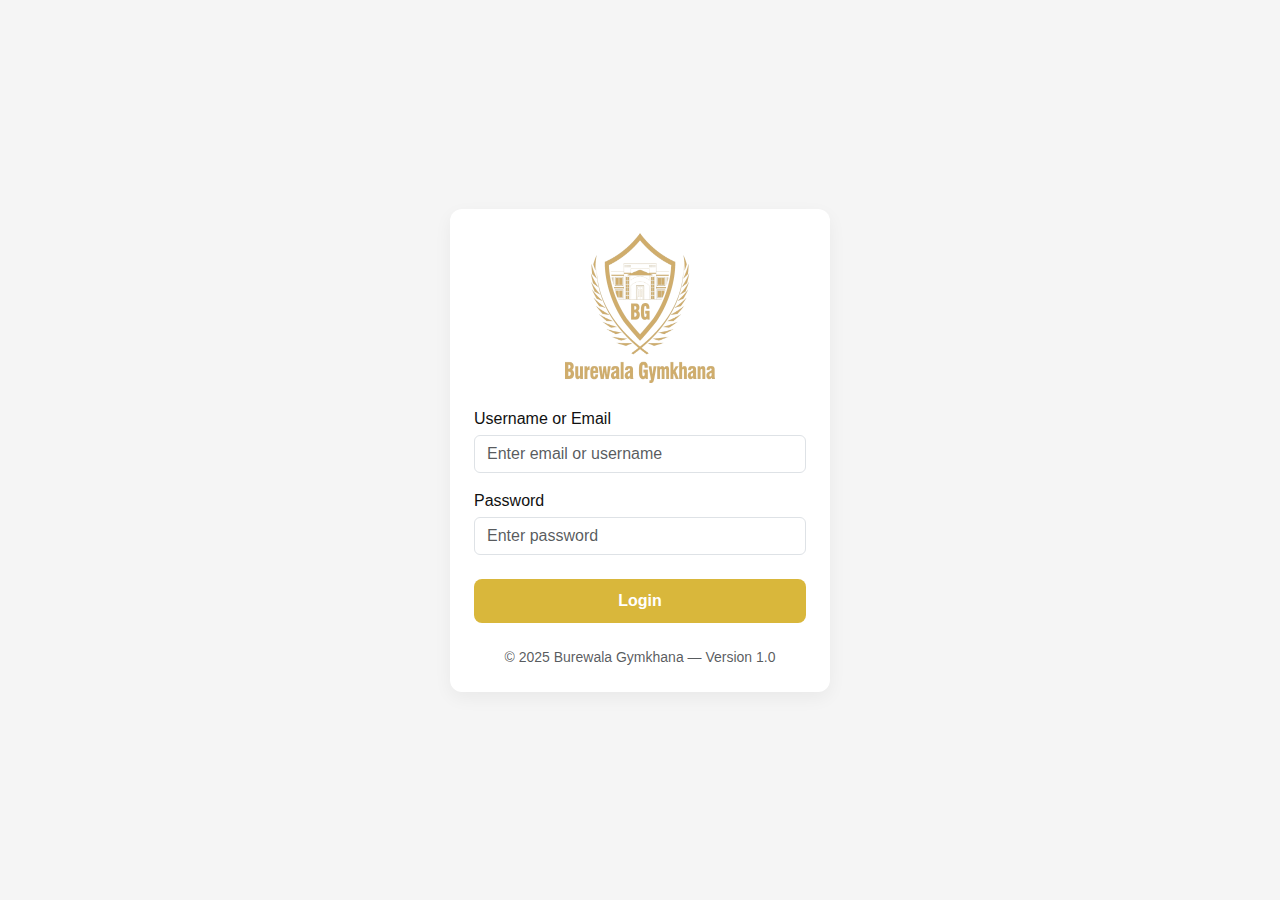
<file: Burewala_GYMKHANA_Management_system/index.html>
<!doctype html>
<html lang="en">

<head>
  <meta charset="utf-8">
  <meta name="viewport" content="width=device-width,initial-scale=1">
  <title>BGMS — Login</title>

  <!-- Bootstrap -->
  <link href="https://cdn.jsdelivr.net/npm/bootstrap@5.3.2/dist/css/bootstrap.min.css" rel="stylesheet">

  <!-- Custom CSS -->
  <link href="assets/css/styles.css" rel="stylesheet">
  <link href="assets/css/responsive.css" rel="stylesheet">
</head>

<body class="login-body">

  <div class="login-wrapper d-flex align-items-center justify-content-center">

    <div class="login-card p-4">

      <!-- Logo + Title -->
      <div class="mb-4">
        <div class="logo-box mb-2"><img src="assets/images/logo.png" alt=""></div>


      </div>

      <!-- Error alert -->
      <div id="loginError" class="alert alert-danger py-2 d-none">
        Incorrect username or password.
      </div>

      <!-- Form -->
      <form id="loginForm">
        <label class="form-label mb-1">Username or Email</label>
        <input type="text" id="username" class="form-control mb-3" placeholder="Enter email or username">

        <label class="form-label mb-1">Password</label>
        <input type="password" id="password" class="form-control mb-3" placeholder="Enter password">

        <button type="submit" id="loginBtn" class="btn btn-gold w-100 mt-2">
          Login
        </button>
      </form>

      <!-- Footer -->
      <p class="text-center text-muted small mt-4 mb-0">
        © 2025 Burewala Gymkhana — Version 1.0
      </p>
    </div>

  </div>

  <!-- JS -->
  <script src="assets/js/app.js"></script>

</body>

</html>
</file>
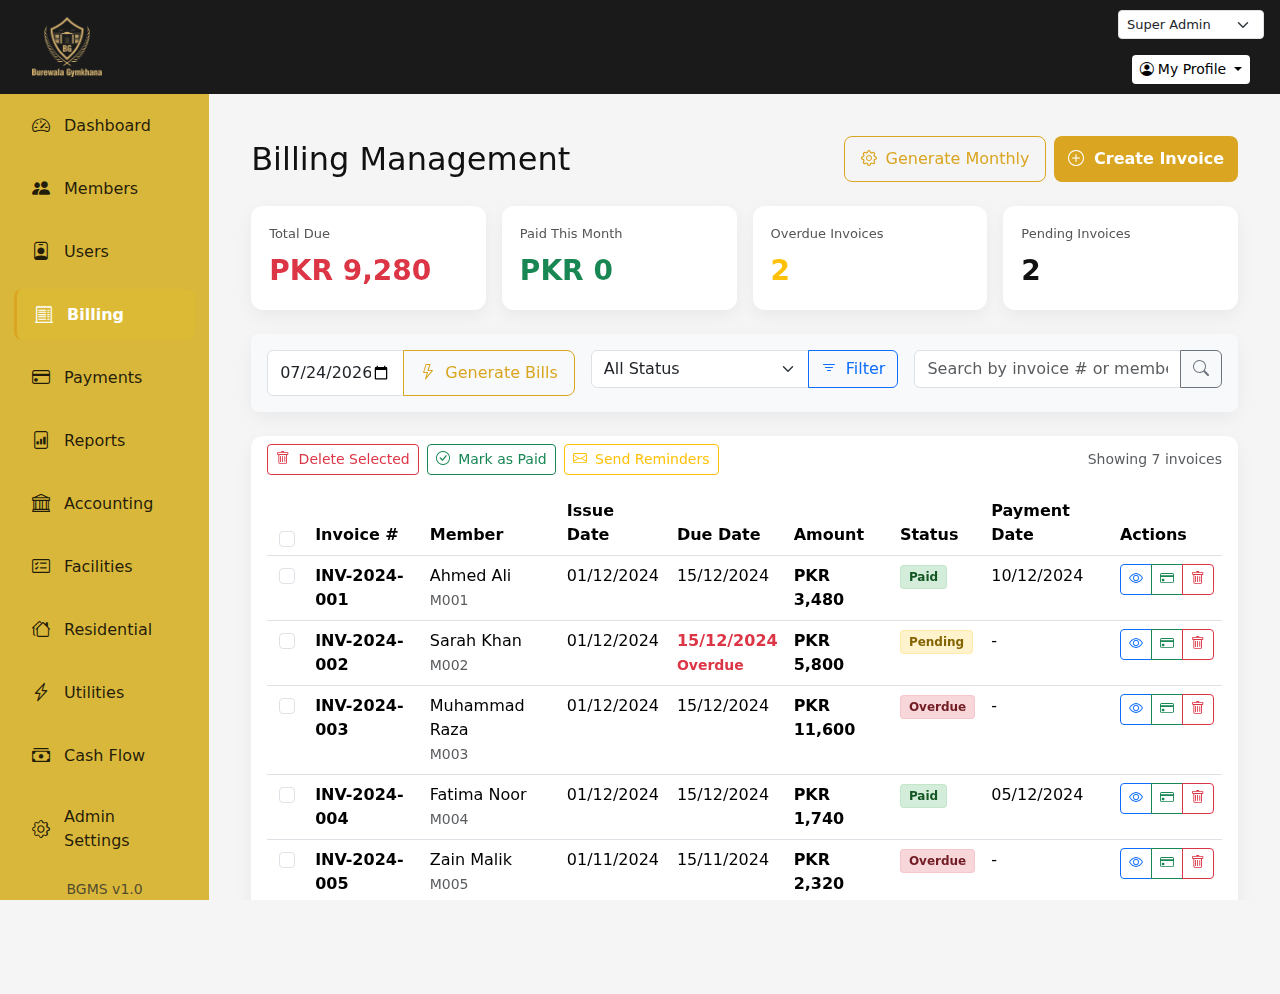
<file: Burewala_GYMKHANA_Management_system/billing.html>
<!doctype html>
<html lang="en">

<head>
    <meta charset="utf-8" />
    <meta name="viewport" content="width=device-width,initial-scale=1" />
    <title>BGMS — Billing Management</title>

    <!-- Bootstrap 5 CSS -->
    <link href="https://cdn.jsdelivr.net/npm/bootstrap@5.3.2/dist/css/bootstrap.min.css" rel="stylesheet">

    <!-- Bootstrap Icons -->
    <link href="https://cdn.jsdelivr.net/npm/bootstrap-icons@1.11.3/font/bootstrap-icons.css" rel="stylesheet">

    <!-- Custom CSS -->
    <link href="assets/css/styles.css" rel="stylesheet">
    <link href="assets/css/responsive.css" rel="stylesheet">

    <!-- Invoice Printing CSS -->
    <style>
        @media print {
            body * {
                visibility: hidden;
            }

            #invoicePrint,
            #invoicePrint * {
                visibility: visible;
            }

            #invoicePrint {
                position: absolute;
                left: 0;
                top: 0;
                width: 100%;
                padding: 20px;
                background: white;
            }

            .no-print {
                display: none !important;
            }

            .print-only {
                display: block !important;
            }
        }

        .print-only {
            display: none;
        }
    </style>
</head>

<body>

    <!-- TOPBAR -->
     <!-- TOPBAR -->
  <header class="topbar d-flex align-items-center justify-content-between px-3">
    <div class="topbar-header px-3 py-1 d-flex align-items-center gap-2">
      <div class="admin-logo-box">
        <img src="assets/images/logo.png" alt="">
      </div>
    </div>

    <!-- RIGHT ACTIONS -->
    <div style="flex-direction: column;" class="d-flex  align-items-center gap-3">
      <div class="role-switcher">
        <select id="roleSelect" class="form-select form-select-sm">
          <option value="superadmin">Super Admin</option>
          <option value="finance">Finance Officer</option>
          <option value="membership">Membership Officer</option>
        </select>
      </div>

      <div class="profile-dropdown dropdown">
        <button class="btn btn-sm btn-light dropdown-toggle" data-bs-toggle="dropdown">
          <i class="bi bi-person-circle me-1"></i>My Profile
        </button>
        <ul class="dropdown-menu dropdown-menu-end">
          <li><a class="dropdown-item" href="#">My Profile</a></li>
          <li><a class="dropdown-item" href="#">Change Password</a></li>
          <li>
            <hr class="dropdown-divider">
          </li>
          <li><a class="dropdown-item" href="#">Logout</a></li>
        </ul>
      </div>
       <button class="mobile-menu-toggle mobile-only ms-2" id="mobileMenuToggle">
        <i class="bi bi-list"></i>
      </button>
    </div>
  </header>
    <div class="app-root d-flex">

        <!-- SIDEBAR -->
        <aside class="sidebar d-flex flex-column" id="sidebar">
            <nav class="nav flex-column px-2" id="main-nav">

                <a class="nav-link d-flex align-items-center" data-role="all" href="superadmin.html">
                    <i class="bi bi-speedometer2 me-2"></i><span>Dashboard</span>
                </a>

                <a class="nav-link d-flex align-items-center" data-role="all" href="members.html">
                    <i class="bi bi-people-fill me-2"></i><span>Members</span>
                </a>

                <a class="nav-link d-flex align-items-center" data-role="all" href="users.html">
                    <i class="bi bi-person-badge me-2"></i><span>Users</span>
                </a>

                <a class="nav-link d-flex align-items-center active" data-role="all" href="billing.html">
                    <i class="bi bi-receipt-cutoff me-2"></i><span>Billing</span>
                </a>

                <a class="nav-link d-flex align-items-center" data-role="all" href="payments.html">
                    <i class="bi bi-credit-card me-2"></i><span>Payments</span>
                </a>

                <a class="nav-link d-flex align-items-center" data-role="all" href="reports.html">
                    <i class="bi bi-file-bar-graph me-2"></i><span>Reports</span>
                </a>

                <a class="nav-link d-flex align-items-center" data-role="all" href="accounting.html">
                    <i class="bi bi-bank me-2"></i><span>Accounting</span>
                </a>

                <a class="nav-link d-flex align-items-center" data-role="all" href="facilities.html">
                    <i class="bi bi-card-checklist me-2"></i><span>Facilities</span>
                </a>

                <a class="nav-link d-flex align-items-center" data-role="finance" href="residential.html">
                    <i class="bi bi-houses me-2"></i><span>Residential</span>
                </a>

                <a class="nav-link d-flex align-items-center" data-role="finance" href="utilities.html">
                    <i class="bi bi-lightning-charge me-2"></i><span>Utilities</span>
                </a>

                <a class="nav-link d-flex align-items-center" data-role="admin" href="cashflow.html">
                    <i class="bi bi-cash-stack me-2"></i><span>Cash Flow</span>
                </a>

                <a class="nav-link d-flex align-items-center" data-role="admin" href="admin-settings.html">
                    <i class="bi bi-gear me-2"></i><span>Admin Settings</span>
                </a>

            </nav>
            <div class="sidebar-footer d-none d-lg-block mt-auto">
                <div class="text-center small text-muted py-2">
                    <div>BGMS v1.0</div>
                    <div class="mt-1">© 2025 Burewala Gymkhana</div>
                </div>
            </div>
        </aside>

        <!-- MAIN CONTENT -->
        <div id="main" class="main flex-grow-1">
            <main class="content p-4">
                <div class="d-flex justify-content-between align-items-center mb-4">
                    <h2 class="mb-0">Billing Management</h2>
                    <div class="d-flex gap-2">
                        <button class="btn btn-outline-gold" data-bs-toggle="modal" data-bs-target="#generateBulkModal">
                            <i class="bi bi-gear me-1"></i> Generate Monthly
                        </button>
                        <button class="btn btn-gold" data-bs-toggle="modal" data-bs-target="#createInvoiceModal">
                            <i class="bi bi-plus-circle me-1"></i> Create Invoice
                        </button>
                    </div>
                </div>

                <!-- BILLING STATS -->
                <div class="row g-3 mb-4">
                    <div class="col-md-3 col-6">
                        <div class="card stat-card">
                            <div class="card-body">
                                <div class="stat-title">Total Due</div>
                                <div class="stat-value text-danger" id="totalDue">PKR 245,800</div>
                            </div>
                        </div>
                    </div>
                    <div class="col-md-3 col-6">
                        <div class="card stat-card">
                            <div class="card-body">
                                <div class="stat-title">Paid This Month</div>
                                <div class="stat-value text-success" id="paidThisMonth">PKR 180,500</div>
                            </div>
                        </div>
                    </div>
                    <div class="col-md-3 col-6">
                        <div class="card stat-card">
                            <div class="card-body">
                                <div class="stat-title">Overdue Invoices</div>
                                <div class="stat-value text-warning" id="overdueCount">42</div>
                            </div>
                        </div>
                    </div>
                    <div class="col-md-3 col-6">
                        <div class="card stat-card">
                            <div class="card-body">
                                <div class="stat-title">Pending Invoices</div>
                                <div class="stat-value" id="pendingInvoices">85</div>
                            </div>
                        </div>
                    </div>
                </div>

                <!-- QUICK ACTIONS -->
                <div class="card mb-4">
                    <div class="card-body py-3">
                        <div class="row g-3">
                            <div class="col-md-4">
                                <div class="input-group">
                                    <input type="date" class="form-control" id="quickDate" value="2024-12-01">
                                    <button class="btn btn-outline-gold" id="quickGenerate">
                                        <i class="bi bi-lightning me-1"></i> Generate Bills
                                    </button>
                                </div>
                            </div>
                            <div class="col-md-4">
                                <div class="input-group">
                                    <select class="form-select" id="quickStatus">
                                        <option value="">All Status</option>
                                        <option value="paid">Paid</option>
                                        <option value="pending">Pending</option>
                                        <option value="overdue">Overdue</option>
                                        <option value="cancelled">Cancelled</option>
                                    </select>
                                    <button class="btn btn-outline-primary" id="quickFilter">
                                        <i class="bi bi-filter me-1"></i> Filter
                                    </button>
                                </div>
                            </div>
                            <div class="col-md-4">
                                <div class="input-group">
                                    <input type="text" class="form-control"
                                        placeholder="Search by invoice # or member..." id="quickSearch">
                                    <button class="btn btn-outline-secondary">
                                        <i class="bi bi-search"></i>
                                    </button>
                                </div>
                            </div>
                        </div>
                    </div>
                </div>

                <!-- INVOICES TABLE -->
                <div class="card">
                    <div class="card-body py-2">
                        <div class="d-flex justify-content-between align-items-center mb-3">
                            <div class="d-flex gap-2">
                                <button class="btn btn-sm btn-outline-danger" id="bulkDeleteBtn">
                                    <i class="bi bi-trash me-1"></i> Delete Selected
                                </button>
                                <button class="btn btn-sm btn-outline-success" id="bulkMarkPaidBtn">
                                    <i class="bi bi-check-circle me-1"></i> Mark as Paid
                                </button>
                                <button class="btn btn-sm btn-outline-warning" id="bulkSendRemindersBtn">
                                    <i class="bi bi-envelope me-1"></i> Send Reminders
                                </button>
                            </div>
                            <div class="text-muted small">
                                Showing <span id="showingCount">0</span> invoices
                            </div>
                        </div>

                        <div class="table-responsive">
                            <table class="table table-hover">
                                <thead>
                                    <tr>
                                        <th style="width: 40px;">
                                            <div class="d-flex justify-content-center">
                                                <input class="form-check-input" type="checkbox" id="selectAllHeader">
                                            </div>
                                        </th>
                                        <th>Invoice #</th>
                                        <th>Member</th>
                                        <th>Issue Date</th>
                                        <th>Due Date</th>
                                        <th>Amount</th>
                                        <th>Status</th>
                                        <th>Payment Date</th>
                                        <th>Actions</th>
                                    </tr>
                                </thead>
                                <tbody id="invoicesTableBody">
                                    <!-- Dynamic content will be inserted here -->
                                </tbody>
                            </table>
                        </div>

                        <!-- PAGINATION -->
                        <nav aria-label="Invoices pagination" class="mt-3">
                            <ul class="pagination justify-content-center" id="pagination">
                                <li class="page-item disabled" id="prevPage">
                                    <a class="page-link" href="#" tabindex="-1">Previous</a>
                                </li>
                                <li class="page-item active"><a class="page-link" href="#" data-page="1">1</a></li>
                                <li class="page-item"><a class="page-link" href="#" data-page="2">2</a></li>
                                <li class="page-item"><a class="page-link" href="#" data-page="3">3</a></li>
                                <li class="page-item" id="nextPage">
                                    <a class="page-link" href="#">Next</a>
                                </li>
                            </ul>
                        </nav>
                    </div>
                </div>
            </main>
        </div>
    </div>

    <!-- CREATE INVOICE MODAL -->
    <div class="modal fade" id="createInvoiceModal" tabindex="-1" aria-hidden="true">
        <div class="modal-dialog modal-dialog-centered modal-lg">
            <div class="modal-content">
                <div class="modal-header">
                    <h5 class="modal-title">Create New Invoice</h5>
                    <button type="button" class="btn-close" data-bs-dismiss="modal" aria-label="Close"></button>
                </div>
                <div class="modal-body">
                    <form id="createInvoiceForm">
                        <div class="row mb-3">
                            <div class="col-md-6">
                                <label class="form-label">Select Member *</label>
                                <select class="form-select" id="invoiceMemberSelect" required>
                                    <option value="">Select Member</option>
                                    <!-- Options will be populated dynamically -->
                                </select>
                            </div>
                            <div class="col-md-6">
                                <label class="form-label">Invoice Type *</label>
                                <select class="form-select" id="invoiceType" required>
                                    <option value="membership">Monthly Membership</option>
                                    <option value="facility">Facility Usage</option>
                                    <option value="penalty">Penalty/Late Fee</option>
                                    <option value="other">Other</option>
                                </select>
                            </div>
                        </div>

                        <div class="row mb-3">
                            <div class="col-md-6">
                                <label class="form-label">Issue Date *</label>
                                <input type="date" class="form-control" id="issueDate" required>
                            </div>
                            <div class="col-md-6">
                                <label class="form-label">Due Date *</label>
                                <input type="date" class="form-control" id="dueDate" required>
                            </div>
                        </div>

                        <!-- Invoice Items -->
                        <div class="mb-3">
                            <label class="form-label">Invoice Items</label>
                            <div class="table-responsive">
                                <table class="table table-sm" id="invoiceItemsTable">
                                    <thead>
                                        <tr>
                                            <th>Description</th>
                                            <th width="120">Quantity</th>
                                            <th width="150">Unit Price (PKR)</th>
                                            <th width="150">Total (PKR)</th>
                                            <th width="50"></th>
                                        </tr>
                                    </thead>
                                    <tbody id="invoiceItemsBody">
                                        <tr id="noItemsRow">
                                            <td colspan="5" class="text-center text-muted py-3">No items added</td>
                                        </tr>
                                    </tbody>
                                    <tfoot>
                                        <tr>
                                            <td colspan="3" class="text-end"><strong>Subtotal:</strong></td>
                                            <td><input type="text" class="form-control form-control-sm" id="subtotal"
                                                    value="0" readonly></td>
                                            <td></td>
                                        </tr>
                                        <tr>
                                            <td colspan="3" class="text-end"><strong>Tax (16%):</strong></td>
                                            <td><input type="text" class="form-control form-control-sm" id="taxAmount"
                                                    value="0" readonly></td>
                                            <td></td>
                                        </tr>
                                        <tr>
                                            <td colspan="3" class="text-end"><strong>Total:</strong></td>
                                            <td><input type="text" class="form-control form-control-sm fw-bold"
                                                    id="totalAmount" value="0" readonly></td>
                                            <td></td>
                                        </tr>
                                    </tfoot>
                                </table>
                            </div>
                            
                        </div>

                        <div class="mb-3">
                            <label class="form-label">Notes</label>
                            <textarea class="form-control" id="invoiceNotes" rows="2"></textarea>
                        </div>
                    </form>
                </div>
                <div class="modal-footer">
                    <button type="button" class="btn btn-secondary" data-bs-dismiss="modal">Cancel</button>
                    <button type="button" class="btn btn-outline-gold" id="previewInvoiceBtn">Preview</button>
                    <button type="submit" form="createInvoiceForm" class="btn btn-gold">Create Invoice</button>
                </div>
            </div>
        </div>
    </div>

    <!-- GENERATE BULK BILLS MODAL -->
    <div class="modal fade" id="generateBulkModal" tabindex="-1" aria-hidden="true">
        <div class="modal-dialog modal-dialog-centered">
            <div class="modal-content">
                <div class="modal-header">
                    <h5 class="modal-title">Generate Monthly Bills</h5>
                    <button type="button" class="btn-close" data-bs-dismiss="modal" aria-label="Close"></button>
                </div>
                <div class="modal-body">
                    <form id="generateBulkForm">
                        <div class="mb-3">
                            <label class="form-label">Billing Month *</label>
                            <input type="month" class="form-control" id="billingMonth" required>
                        </div>
                        <div class="mb-3">
                            <label class="form-label">Due Date *</label>
                            <input type="date" class="form-control" id="bulkDueDate" required>
                        </div>
                        <div class="mb-3">
                            <div class="form-check">
                                <input class="form-check-input" type="checkbox" id="includeLateFee" checked>
                                <label class="form-check-label" for="includeLateFee">
                                    Include late fee for overdue accounts
                                </label>
                            </div>
                        </div>
                        <div class="mb-3">
                            <div class="form-check">
                                <input class="form-check-input" type="checkbox" id="sendEmailNotifications" checked>
                                <label class="form-check-label" for="sendEmailNotifications">
                                    Send email notifications to members
                                </label>
                            </div>
                        </div>
                        <div class="alert alert-info">
                            <i class="bi bi-info-circle me-2"></i>
                            This will generate invoices for all active members for the selected month.
                            <br><strong>Estimated invoices:</strong> <span id="estimatedCount">0</span>
                        </div>
                    </form>
                </div>
                <div class="modal-footer">
                    <button type="button" class="btn btn-secondary" data-bs-dismiss="modal">Cancel</button>
                    <button type="submit" form="generateBulkForm" class="btn btn-gold">Generate Bills</button>
                </div>
            </div>
        </div>
    </div>

    <!-- VIEW INVOICE MODAL -->
    <div class="modal fade" id="viewInvoiceModal" tabindex="-1" aria-hidden="true">
        <div class="modal-dialog modal-dialog-centered modal-lg">
            <div class="modal-content">
                <div class="modal-header">
                    <h5 class="modal-title">Invoice Details</h5>
                    <button type="button" class="btn-close" data-bs-dismiss="modal" aria-label="Close"></button>
                </div>
                <div class="modal-body" id="invoiceDetailsContent">
                    <!-- Invoice details will be loaded here -->
                </div>
                <div class="modal-footer">
                    <button type="button" class="btn btn-secondary" data-bs-dismiss="modal">Close</button>
                    <button type="button" class="btn btn-outline-primary" id="printInvoiceBtn">
                        <i class="bi bi-printer me-1"></i> Print
                    </button>
                    <button type="button" class="btn btn-gold" id="recordPaymentBtn">
                        <i class="bi bi-credit-card me-1"></i> Record Payment
                    </button>
                </div>
            </div>
        </div>
    </div>

    <!-- RECORD PAYMENT MODAL -->
    <div class="modal fade" id="recordPaymentModal" tabindex="-1" aria-hidden="true">
        <div class="modal-dialog modal-dialog-centered">
            <div class="modal-content">
                <div class="modal-header">
                    <h5 class="modal-title">Record Payment</h5>
                    <button type="button" class="btn-close" data-bs-dismiss="modal" aria-label="Close"></button>
                </div>
                <div class="modal-body">
                    <form id="recordPaymentForm">
                        <div class="mb-3">
                            <label class="form-label">Invoice #</label>
                            <input type="text" class="form-control" id="paymentInvoiceNo" readonly>
                        </div>
                        <div class="mb-3">
                            <label class="form-label">Amount Due (PKR)</label>
                            <input type="text" class="form-control" id="paymentAmountDue" readonly>
                        </div>
                        <div class="mb-3">
                            <label class="form-label">Payment Amount (PKR) *</label>
                            <input type="number" class="form-control" id="paymentAmount" required>
                        </div>
                        <div class="mb-3">
                            <label class="form-label">Payment Method *</label>
                            <select class="form-select" id="paymentMethod" required>
                                <option value="cash">Cash</option>
                                <option value="bank_transfer">Bank Transfer</option>
                                <option value="cheque">Cheque</option>
                                <option value="credit_card">Credit Card</option>
                                <option value="easypaisa">Easypaisa</option>
                                <option value="jazzcash">JazzCash</option>
                            </select>
                        </div>
                        <div class="mb-3" id="chequeDetails" style="display: none;">
                            <label class="form-label">Cheque Details</label>
                            <input type="text" class="form-control" placeholder="Cheque number, bank, etc.">
                        </div>
                        <div class="mb-3">
                            <label class="form-label">Payment Date *</label>
                            <input type="date" class="form-control" id="paymentDate" required>
                        </div>
                        <div class="mb-3">
                            <label class="form-label">Reference Number</label>
                            <input type="text" class="form-control" id="paymentReference">
                        </div>
                        <div class="mb-3">
                            <label class="form-label">Notes</label>
                            <textarea class="form-control" id="paymentNotes" rows="2"></textarea>
                        </div>
                    </form>
                </div>
                <div class="modal-footer">
                    <button type="button" class="btn btn-secondary" data-bs-dismiss="modal">Cancel</button>
                    <button type="submit" form="recordPaymentForm" class="btn btn-gold">Record Payment</button>
                </div>
            </div>
        </div>
    </div>

    <!-- INVOICE PRINT TEMPLATE (Hidden) -->
    <div id="invoicePrint" style="display: none;">
        <!-- This will be populated for printing -->
    </div>

    <!-- Bootstrap JS -->
    <script src="https://cdn.jsdelivr.net/npm/bootstrap@5.3.2/dist/js/bootstrap.bundle.min.js"></script>

    <!-- Billing Management JS -->
    <script src="assets/js/billing.js"></script>

    <style>
        .status-badge {
            padding: 0.25rem 0.5rem;
            border-radius: 4px;
            font-size: 0.75rem;
            font-weight: 600;
        }

        .status-paid {
            background-color: #d1e7dd;
            color: #0f5132;
        }

        .status-pending {
            background-color: #fff3cd;
            color: #856404;
        }

        .status-overdue {
            background-color: #f8d7da;
            color: #842029;
        }

        .status-cancelled {
            background-color: #e2e3e5;
            color: #41464b;
        }

        .invoice-item-row {
            cursor: pointer;
            transition: background-color 0.2s;
        }

        .invoice-item-row:hover {
            background-color: rgba(0, 0, 0, 0.02);
        }

        .amount-positive {
            color: #198754;
        }

        .amount-negative {
            color: #dc3545;
        }

        .nav-link.active {
            background-color: rgba(255, 215, 0, 0.1);
            color: white;
            font-weight: 900;
            border-left: 3px solid #daa520;
        }

        .btn-gold {
            background-color: #daa520;
            border-color: #daa520;
            color: white;
        }

        .btn-gold:hover {
            background-color: #b8860b;
            border-color: #b8860b;
            color: white;
        }

        .btn-outline-gold {
            color: #daa520;
            border-color: #daa520;
        }

        .btn-outline-gold:hover {
            background-color: #daa520;
            color: white;
        }

        /* Invoice print styles */
        .invoice-print {
            font-family: Arial, sans-serif;
            padding: 30px;
            background: white;
        }

        .invoice-header {
            border-bottom: 3px solid #daa520;
            padding-bottom: 20px;
            margin-bottom: 30px;
        }

        .invoice-body {
            margin-bottom: 30px;
        }

        .invoice-footer {
            border-top: 2px solid #dee2e6;
            padding-top: 20px;
            margin-top: 30px;
        }

        .invoice-table {
            width: 100%;
            border-collapse: collapse;
        }

        .invoice-table th,
        .invoice-table td {
            border: 1px solid #dee2e6;
            padding: 10px;
            text-align: left;
        }

        .invoice-table th {
            background-color: #f8f9fa;
        }
    </style>
</body>

</html>
</file>
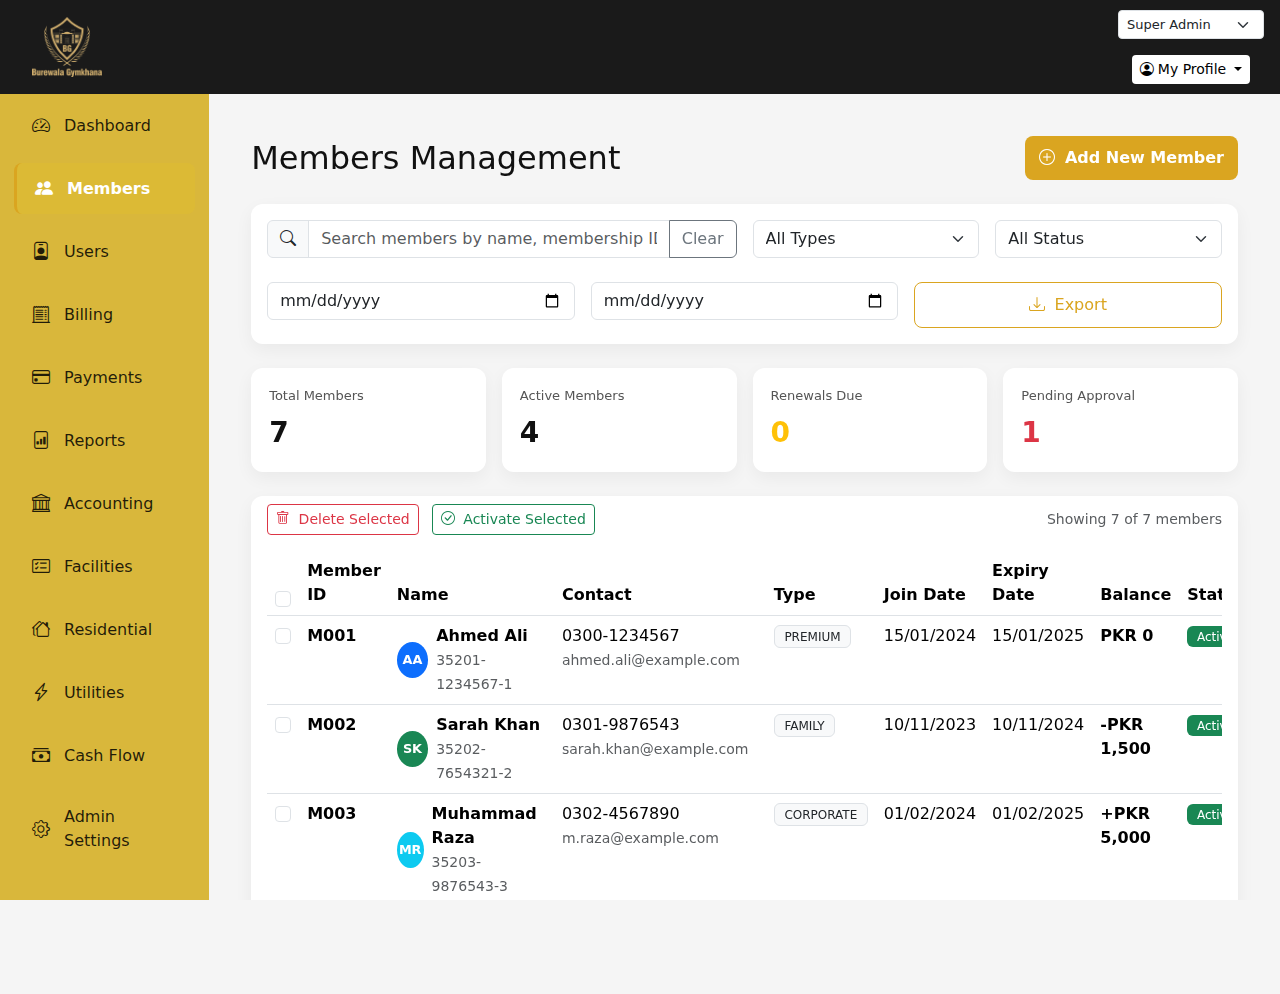
<file: Burewala_GYMKHANA_Management_system/members.html>
<!doctype html>
<html lang="en">

<head>
  <meta charset="utf-8" />
  <meta name="viewport" content="width=device-width,initial-scale=1" />
  <title>BGMS — Members Management</title>

  <!-- Bootstrap 5 CSS -->
  <link href="https://cdn.jsdelivr.net/npm/bootstrap@5.3.2/dist/css/bootstrap.min.css" rel="stylesheet">

  <!-- Bootstrap Icons -->
  <link href="https://cdn.jsdelivr.net/npm/bootstrap-icons@1.11.3/font/bootstrap-icons.css" rel="stylesheet">

  <!-- Custom CSS -->
  <link href="assets/css/styles.css" rel="stylesheet">
  <link href="assets/css/responsive.css" rel="stylesheet">
</head>

<body>

  <!-- TOPBAR -->
  <header class="topbar d-flex align-items-center justify-content-between px-3">
    <div class="topbar-header px-3 py-1 d-flex align-items-center gap-2">
      <div class="admin-logo-box">
        <img src="assets/images/logo.png" alt="">
      </div>
    </div>

    <!-- RIGHT ACTIONS -->
    <div style="flex-direction: column;" class="d-flex  align-items-center gap-3">
      <div class="role-switcher">
        <select id="roleSelect" class="form-select form-select-sm">
          <option value="superadmin">Super Admin</option>
          <option value="finance">Finance Officer</option>
          <option value="membership">Membership Officer</option>
        </select>
      </div>

      <div class="profile-dropdown dropdown">
        <button class="btn btn-sm btn-light dropdown-toggle" data-bs-toggle="dropdown">
          <i class="bi bi-person-circle me-1"></i>My Profile
        </button>
        <ul class="dropdown-menu dropdown-menu-end">
          <li><a class="dropdown-item" href="#">My Profile</a></li>
          <li><a class="dropdown-item" href="#">Change Password</a></li>
          <li>
            <hr class="dropdown-divider">
          </li>
          <li><a class="dropdown-item" href="#">Logout</a></li>
        </ul>
      </div>
       <button class="mobile-menu-toggle mobile-only ms-2" id="mobileMenuToggle">
        <i class="bi bi-list"></i>
      </button>
    </div>
  </header>

  <div class="app-root d-flex">

    <!-- SIDEBAR -->
    <aside class="sidebar d-flex flex-column" id="sidebar">
      <nav class="nav flex-column px-2" id="main-nav">

        <a class="nav-link d-flex align-items-center" data-role="all" href="superadmin.html">
          <i class="bi bi-speedometer2 me-2"></i><span>Dashboard</span>
        </a>

        <a class="nav-link d-flex align-items-center active" data-role="all" href="members.html">
          <i class="bi bi-people-fill me-2"></i><span>Members</span>
        </a>

        <a class="nav-link d-flex align-items-center" data-role="all" href="users.html">
          <i class="bi bi-person-badge me-2"></i><span>Users</span>
        </a>

        <a class="nav-link d-flex align-items-center" data-role="all" href="billing.html">
  <i class="bi bi-receipt-cutoff me-2"></i><span>Billing</span>
</a>
        <a class="nav-link d-flex align-items-center" data-role="all" href="payments.html">
  <i class="bi bi-credit-card me-2"></i><span>Payments</span>
</a>

        <a class="nav-link d-flex align-items-center" data-role="all" href="reports.html">
          <i class="bi bi-file-bar-graph me-2"></i><span>Reports</span>
        </a>

        <a class="nav-link d-flex align-items-center" data-role="all" href="accounting.html">
          <i class="bi bi-bank me-2"></i><span>Accounting</span>
        </a>

        <a class="nav-link d-flex align-items-center" data-role="all" href="facilities.html">
          <i class="bi bi-card-checklist me-2"></i><span>Facilities</span>
        </a>

        <a class="nav-link d-flex align-items-center" data-role="finance" href="residential.html">
          <i class="bi bi-houses me-2"></i><span>Residential</span>
        </a>

        <a class="nav-link d-flex align-items-center" data-role="finance" href="utilities.html">
          <i class="bi bi-lightning-charge me-2"></i><span>Utilities</span>
        </a>

        <a class="nav-link d-flex align-items-center" data-role="admin" href="cashflow.html">
          <i class="bi bi-cash-stack me-2"></i><span>Cash Flow</span>
        </a>

        <a class="nav-link d-flex align-items-center" data-role="admin" href="admin-settings.html">
          <i class="bi bi-gear me-2"></i><span>Admin Settings</span>
        </a>

      </nav>
    </aside>

    <!-- MAIN CONTENT -->
    <div id="main" class="main flex-grow-1">
      <main class="content p-4">
        <div class="d-flex justify-content-between align-items-center mb-4">
          <h2 class="mb-0">Members Management</h2>
          <button class="btn btn-gold" data-bs-toggle="modal" data-bs-target="#addMemberModal">
            <i class="bi bi-plus-circle me-1"></i> Add New Member
          </button>
        </div>

        <!-- SEARCH AND FILTERS -->
        <div class="card mb-4">
          <div class="card-body">
            <div class="row g-3">
              <div class="col-md-6">
                <div class="input-group">
                  <span class="input-group-text"><i class="bi bi-search"></i></span>
                  <input type="text" class="form-control" placeholder="Search members by name, membership ID, or phone..." 
                    id="searchInput">
                  <button class="btn btn-outline-secondary" type="button" id="clearSearch">Clear</button>
                </div>
              </div>
              <div class="col-md-3">
                <select class="form-select" id="membershipTypeFilter">
                  <option value="">All Types</option>
                  <option value="regular">Regular</option>
                  <option value="premium">Premium</option>
                  <option value="family">Family</option>
                  <option value="corporate">Corporate</option>
                  <option value="student">Student</option>
                </select>
              </div>
              <div class="col-md-3">
                <select class="form-select" id="statusFilter">
                  <option value="">All Status</option>
                  <option value="active">Active</option>
                  <option value="inactive">Inactive</option>
                  <option value="suspended">Suspended</option>
                  <option value="pending">Pending</option>
                </select>
              </div>
            </div>
            <div class="row g-3 mt-2">
              <div class="col-md-4">
                <input type="date" class="form-control" id="dateFromFilter" placeholder="From Date">
              </div>
              <div class="col-md-4">
                <input type="date" class="form-control" id="dateToFilter" placeholder="To Date">
              </div>
              <div class="col-md-4">
                <button class="btn btn-outline-gold w-100" id="exportBtn">
                  <i class="bi bi-download me-1"></i> Export
                </button>
              </div>
            </div>
          </div>
        </div>

        <!-- QUICK STATS -->
        <div class="row g-3 mb-4">
          <div class="col-md-3 col-6">
            <div class="card stat-card">
              <div class="card-body">
                <div class="stat-title">Total Members</div>
                <div class="stat-value" id="totalMembersCount">1,245</div>
              </div>
            </div>
          </div>
          <div class="col-md-3 col-6">
            <div class="card stat-card">
              <div class="card-body">
                <div class="stat-title">Active Members</div>
                <div class="stat-value" id="activeMembersCount">1,120</div>
              </div>
            </div>
          </div>
          <div class="col-md-3 col-6">
            <div class="card stat-card">
              <div class="card-body">
                <div class="stat-title">Renewals Due</div>
                <div class="stat-value text-warning" id="renewalsDueCount">85</div>
              </div>
            </div>
          </div>
          <div class="col-md-3 col-6">
            <div class="card stat-card">
              <div class="card-body">
                <div class="stat-title">Pending Approval</div>
                <div class="stat-value text-danger" id="pendingCount">40</div>
              </div>
            </div>
          </div>
        </div>

        <!-- MEMBERS TABLE -->
        <div class="card">
          <div class="card-body py-2">
            <div class="d-flex justify-content-between align-items-center mb-3">
              <div>
                <button class="btn btn-sm btn-outline-danger" id="bulkDeleteBtn">
                  <i class="bi bi-trash me-1"></i> Delete Selected
                </button>
                <button class="btn btn-sm btn-outline-success ms-2" id="bulkActivateBtn">
                  <i class="bi bi-check-circle me-1"></i> Activate Selected
                </button>
              </div>
              <div class="text-muted small">
                Showing <span id="showingCount">0</span> of <span id="totalCount">0</span> members
              </div>
            </div>
            
            <div class="table-responsive">
              <table class="table table-hover">
                <thead>
                  <tr>
                    <th style="width: 40px;">
                      <div class="d-flex justify-content-center">
                        <input class="form-check-input" type="checkbox" id="selectAllHeader">
                      </div>
                    </th>
                    <th>Member ID</th>
                    <th>Name</th>
                    <th>Contact</th>
                    <th>Type</th>
                    <th>Join Date</th>
                    <th>Expiry Date</th>
                    <th>Balance</th>
                    <th>Status</th>
                    <th>Actions</th>
                  </tr>
                </thead>
                <tbody id="membersTableBody">
                  <!-- Dynamic content will be inserted here -->
                </tbody>
              </table>
            </div>

            <!-- PAGINATION -->
            <nav aria-label="Members pagination" class="mt-3">
              <ul class="pagination justify-content-center" id="pagination">
                <li class="page-item disabled" id="prevPage">
                  <a class="page-link" href="#" tabindex="-1">Previous</a>
                </li>
                <li class="page-item active"><a class="page-link" href="#" data-page="1">1</a></li>
                <li class="page-item"><a class="page-link" href="#" data-page="2">2</a></li>
                <li class="page-item"><a class="page-link" href="#" data-page="3">3</a></li>
                <li class="page-item" id="nextPage">
                  <a class="page-link" href="#">Next</a>
                </li>
              </ul>
            </nav>
          </div>
        </div>
      </main>
    </div>
  </div>

  <!-- ADD MEMBER MODAL -->
  <div class="modal fade" id="addMemberModal" tabindex="-1" aria-hidden="true">
    <div class="modal-dialog modal-dialog-centered modal-lg">
      <div class="modal-content">
        <div class="modal-header">
          <h5 class="modal-title">Add New Member</h5>
          <button type="button" class="btn-close" data-bs-dismiss="modal" aria-label="Close"></button>
        </div>
        <div class="modal-body">
          <form id="addMemberForm">
            <div class="row">
              <div class="col-md-6">
                <div class="mb-3">
                  <label class="form-label">Full Name *</label>
                  <input type="text" class="form-control" name="fullName" required>
                </div>
                <div class="mb-3">
                  <label class="form-label">CNIC *</label>
                  <input type="text" class="form-control" name="cnic" placeholder="XXXXX-XXXXXXX-X" required>
                </div>
                <div class="mb-3">
                  <label class="form-label">Date of Birth</label>
                  <input type="date" class="form-control" name="dob">
                </div>
                <div class="mb-3">
                  <label class="form-label">Gender</label>
                  <select class="form-select" name="gender">
                    <option value="male">Male</option>
                    <option value="female">Female</option>
                    <option value="other">Other</option>
                  </select>
                </div>
              </div>
              <div class="col-md-6">
                <div class="mb-3">
                  <label class="form-label">Phone Number *</label>
                  <input type="tel" class="form-control" name="phone" required>
                </div>
                <div class="mb-3">
                  <label class="form-label">Email Address</label>
                  <input type="email" class="form-control" name="email">
                </div>
                <div class="mb-3">
                  <label class="form-label">Address</label>
                  <textarea class="form-control" name="address" rows="2"></textarea>
                </div>
                <div class="mb-3">
                  <label class="form-label">Emergency Contact</label>
                  <input type="text" class="form-control" name="emergencyContact">
                </div>
              </div>
            </div>
            
            <div class="row mt-2">
              <div class="col-md-6">
                <div class="mb-3">
                  <label class="form-label">Membership Type *</label>
                  <select class="form-select" name="membershipType" required>
                    <option value="">Select Type</option>
                    <option value="regular">Regular</option>
                    <option value="premium">Premium</option>
                    <option value="family">Family</option>
                    <option value="corporate">Corporate</option>
                    <option value="student">Student</option>
                  </select>
                </div>
              </div>
              <div class="col-md-6">
                <div class="mb-3">
                  <label class="form-label">Join Date *</label>
                  <input type="date" class="form-control" name="joinDate" required>
                </div>
              </div>
            </div>

            <div class="row">
              <div class="col-md-6">
                <div class="mb-3">
                  <label class="form-label">Initial Payment (PKR) *</label>
                  <input type="number" class="form-control" name="initialPayment" value="5000" required>
                </div>
              </div>
              <div class="col-md-6">
                <div class="mb-3">
                  <label class="form-label">Monthly Fee (PKR)</label>
                  <input type="number" class="form-control" name="monthlyFee" value="2000">
                </div>
              </div>
            </div>

            <div class="mb-3">
              <div class="form-check">
                <input class="form-check-input" type="checkbox" id="sendWelcomeEmail" name="sendWelcomeEmail">
                <label class="form-check-label" for="sendWelcomeEmail">
                  Send welcome email with login credentials
                </label>
              </div>
            </div>
          </form>
        </div>
        <div class="modal-footer">
          <button type="button" class="btn btn-secondary" data-bs-dismiss="modal">Cancel</button>
          <button type="submit" form="addMemberForm" class="btn btn-gold">Add Member</button>
        </div>
      </div>
    </div>
  </div>

  <!-- EDIT MEMBER MODAL -->
  <div class="modal fade" id="editMemberModal" tabindex="-1" aria-hidden="true">
    <div class="modal-dialog modal-dialog-centered modal-lg">
      <div class="modal-content">
        <div class="modal-header">
          <h5 class="modal-title">Edit Member</h5>
          <button type="button" class="btn-close" data-bs-dismiss="modal" aria-label="Close"></button>
        </div>
        <div class="modal-body">
          <form id="editMemberForm">
            <div class="row">
              <div class="col-md-6">
                <div class="mb-3">
                  <label class="form-label">Full Name</label>
                  <input type="text" class="form-control" name="fullName" required>
                </div>
                <div class="mb-3">
                  <label class="form-label">CNIC</label>
                  <input type="text" class="form-control" name="cnic" required>
                </div>
                <div class="mb-3">
                  <label class="form-label">Phone Number</label>
                  <input type="tel" class="form-control" name="phone" required>
                </div>
                <div class="mb-3">
                  <label class="form-label">Email Address</label>
                  <input type="email" class="form-control" name="email">
                </div>
              </div>
              <div class="col-md-6">
                <div class="mb-3">
                  <label class="form-label">Membership Type</label>
                  <select class="form-select" name="membershipType" required>
                    <option value="regular">Regular</option>
                    <option value="premium">Premium</option>
                    <option value="family">Family</option>
                    <option value="corporate">Corporate</option>
                    <option value="student">Student</option>
                  </select>
                </div>
                <div class="mb-3">
                  <label class="form-label">Status</label>
                  <select class="form-select" name="status" required>
                    <option value="active">Active</option>
                    <option value="inactive">Inactive</option>
                    <option value="suspended">Suspended</option>
                    <option value="pending">Pending</option>
                  </select>
                </div>
                <div class="mb-3">
                  <label class="form-label">Expiry Date</label>
                  <input type="date" class="form-control" name="expiryDate">
                </div>
                <div class="mb-3">
                  <label class="form-label">Monthly Fee (PKR)</label>
                  <input type="number" class="form-control" name="monthlyFee">
                </div>
              </div>
            </div>
            <div class="mb-3">
              <label class="form-label">Address</label>
              <textarea class="form-control" name="address" rows="2"></textarea>
            </div>
            <div class="mb-3">
              <label class="form-label">Notes</label>
              <textarea class="form-control" name="notes" rows="2"></textarea>
            </div>
          </form>
        </div>
        <div class="modal-footer">
          <button type="button" class="btn btn-secondary" data-bs-dismiss="modal">Cancel</button>
          <button type="button" class="btn btn-outline-danger" id="viewPaymentsBtn">View Payments</button>
          <button type="submit" form="editMemberForm" class="btn btn-gold">Save Changes</button>
        </div>
      </div>
    </div>
  </div>

  <!-- VIEW MEMBER DETAILS MODAL -->
  <div class="modal fade" id="viewMemberModal" tabindex="-1" aria-hidden="true">
    <div class="modal-dialog modal-dialog-centered modal-lg">
      <div class="modal-content">
        <div class="modal-header">
          <h5 class="modal-title">Member Details</h5>
          <button type="button" class="btn-close" data-bs-dismiss="modal" aria-label="Close"></button>
        </div>
        <div class="modal-body">
          <div class="row">
            <div class="col-md-4 text-center">
              <div class="avatar-circle bg-primary mb-3 mx-auto" style="width: 100px; height: 100px; font-size: 2rem;">
                <span class="avatar-text" id="detailAvatar">AA</span>
              </div>
              <h5 id="detailName">Ahmed Ali</h5>
              <span class="badge bg-primary" id="detailType">Regular</span>
            </div>
            <div class="col-md-8">
              <div class="row">
                <div class="col-6 mb-2"><strong>Member ID:</strong> <span id="detailId">M001</span></div>
                <div class="col-6 mb-2"><strong>CNIC:</strong> <span id="detailCnic">35201-1234567-1</span></div>
                <div class="col-6 mb-2"><strong>Phone:</strong> <span id="detailPhone">0300-1234567</span></div>
                <div class="col-6 mb-2"><strong>Email:</strong> <span id="detailEmail">ahmed@example.com</span></div>
                <div class="col-6 mb-2"><strong>Join Date:</strong> <span id="detailJoinDate">2024-01-15</span></div>
                <div class="col-6 mb-2"><strong>Expiry Date:</strong> <span id="detailExpiryDate">2025-01-15</span></div>
                <div class="col-6 mb-2"><strong>Status:</strong> <span id="detailStatus">Active</span></div>
                <div class="col-6 mb-2"><strong>Balance:</strong> <span id="detailBalance">PKR 0</span></div>
              </div>
              <hr>
              <div class="mb-2"><strong>Address:</strong> <span id="detailAddress">123 Main Street, Burewala</span></div>
              <div class="mb-2"><strong>Emergency Contact:</strong> <span id="detailEmergency">0300-7654321</span></div>
              <div class="mb-2"><strong>Notes:</strong> <span id="detailNotes">No notes</span></div>
            </div>
          </div>
        </div>
        <div class="modal-footer">
          <button type="button" class="btn btn-secondary" data-bs-dismiss="modal">Close</button>
          <button type="button" class="btn btn-outline-primary" id="printMemberCard">Print Card</button>
          <button type="button" class="btn btn-gold" id="renewMembershipBtn">Renew Membership</button>
        </div>
      </div>
    </div>
  </div>

  <!-- Bootstrap JS -->
  <script src="https://cdn.jsdelivr.net/npm/bootstrap@5.3.2/dist/js/bootstrap.bundle.min.js"></script>

  <!-- Members Management JS -->
  <script src="assets/js/members.js"></script>

  <style>
    .avatar-circle {
      width: 36px;
      height: 36px;
      border-radius: 50%;
      display: flex;
      align-items: center;
      justify-content: center;
      color: white;
      font-weight: bold;
    }

    .avatar-text {
      font-size: 0.8rem;
    }

    .badge {
      padding: 0.4em 0.8em;
    }

    .btn-group-sm .btn {
      padding: 0.25rem 0.5rem;
      font-size: 0.875rem;
    }

    .status-active { background-color: #198754; }
    .status-inactive { background-color: #6c757d; }
    .status-pending { background-color: #ffc107; }
    .status-suspended { background-color: #dc3545; }

    .balance-positive { color: #198754; }
    .balance-negative { color: #dc3545; }
    .balance-zero { color: #6c757d; }

    .nav-link.active {
      background-color: rgba(255, 215, 0, 0.1);
      color: white;
      font-weight: 900;
      border-left: 3px solid #daa520;
    }

    .btn-gold {
      background-color: #daa520;
      border-color: #daa520;
      color: white;
    }

    .btn-gold:hover {
      background-color: #b8860b;
      border-color: #b8860b;
      color: white;
    }

    .btn-outline-gold {
      color: #daa520;
      border-color: #daa520;
    }

    .btn-outline-gold:hover {
      background-color: #daa520;
      color: white;
    }
  </style>
</body>

</html>
</file>
<file: Burewala_GYMKHANA_Management_system/assets/css/styles.css>
:root{
  --sidebar-bg: #D9B73B;
  --topbar-bg: #1A1A1A;
  --body-bg: #F5F5F5;
  --card-bg: #FFFFFF;
  --gold: #D9B73B;
  --text-primary: #111;
  --text-secondary: #555;
  --shadow: 0 6px 18px rgba(0,0,0,0.05);
  --radius: 12px;
  --font: 'Inter', 'Poppins', sans-serif;
  --max-width: 1200px;
}

.login-body{
  background: var(--body-bg);
  font-family: var(--font);
  height: 100vh;
}

.login-wrapper{
  height: 100%;
}

.login-card{
  width: 380px;
  background: #fff;
  border-radius: var(--radius);
  box-shadow: var(--shadow);
}

.logo-box{
  width: 150px;
  height: 150px;
  display: flex;
  align-items: center;
  justify-content: center;
  margin: 0 auto;
}

.logo-box img{
  width: 150px;
  height: 150px;
}

.btn-gold{
  background: var(--gold);
  color: #fff;
  font-weight: 600;
  border-radius: 8px;
  padding: 10px 14px;
  border: none;
}

.btn-gold:hover{
  background: #c3a035;
  color: #fff;
}

.form-control:focus{
  border-color: var(--gold);
  box-shadow: 0 0 0 0.15rem rgba(217,183,59,0.3);
}

/* Reset & Base */
html, body{
  height: 100vh;
  overflow: hidden;
  background: var(--body-bg);
  font-family: Inter, Poppins, system-ui, -apple-system, "Segoe UI", Roboto, Arial;
  color: var(--text-primary);
}

.app-root{
  min-height: 100vh;
}

/* ======================
   SIDEBAR
====================== */
.sidebar{
  width: 250px;
  background: var(--sidebar-bg);
 height: 100vh;
  overflow: scroll;
  box-sizing: border-box;
  padding-bottom:15vh ;
}

.topbar-header{
  width: max-content;
}

.admin-logo-box img{
  width: 80px;
  height: 80px;
  object-fit: contain;
}

.brand-title{
  font-weight: 900;
  font-size: 14px;
  letter-spacing: 0.5px;
}

/* Sidebar Navigation */
.nav-link{
  color: rgba(0,0,0,0.85);
  padding: 12px 18px;
  border-radius: 8px;
  margin: 6px;
  display: flex;
  align-items: center;
  gap: 6px;
}

.nav-link i{
  font-size: 18px;
}

.nav-link:hover{
  background: rgba(0,0,0,0.06);
  color: #000;
  text-decoration: none;
}
.nav-link.active{
  background-color: rgba(255, 215, 0, 0.1);
      color: white;
      font-weight: 900;
      border-left: 3px solid #daa520;
}
/* ======================
   MAIN AREA
====================== */
.main{
  display: flex;
  flex-direction: column;
height: 90vh;
  width: 100%;
  overflow-y: scroll;
  padding-bottom: 10vh;
}

/* ======================
   TOPBAR
====================== */
.topbar{
  background: var(--topbar-bg);
  color: #fff;
  padding: 8px 18px;
  min-height: 56px;
}

.topbar .btn-light{
  background: #fff;
  border: none;
}

.role-switcher select{
  font-size: 13px;
  padding: 4px 8px;
}

/* ======================
   CONTENT AREA
====================== */
.content{
  max-width: var(--max-width);
  margin: 18px;
  width: calc(100% - 36px);
}

/* ======================
   CARDS & STATS
====================== */
.card{
  background: var(--card-bg);
  border-radius: var(--radius);
  box-shadow: var(--shadow);
  border: none;
}

.stat-card .card-body{
  padding: 18px;
}

.stat-title{
  font-size: 13px;
  color: var(--text-secondary);
  margin-bottom: 6px;
}

.stat-value{
  font-size: 28px;
  font-weight: 700;
  color: var(--text-primary);
}

.btn-outline-gold{
  background: transparent;
  color: var(--gold);
  border: 1px solid rgba(0,0,0,0.15);
  padding: 10px 16px;
  border-radius: 8px;
}

.btn-outline-gold:hover{
  background: rgba(217,183,59,0.12);
}

/* ======================
   ALERT LIST
====================== */
.alerts-list li{
  padding: 8px 0;
  border-bottom: 1px dashed rgba(0,0,0,0.08);
  font-size: 14px;
}

/* Responsive Utilities */
.text-truncate-2 {
  display: -webkit-box;
  -webkit-box-orient: vertical;
  overflow: hidden;
  text-overflow: ellipsis;
}

/* Hide/Show based on screen size */
.d-mobile-inline { display: none !important; }
.d-desktop-inline { display: inline !important; }

@media (max-width: 768px) {
  .d-mobile-inline { display: inline !important; }
  .d-desktop-inline { display: none !important; }
}

/* Responsive spacing utilities */
@media (max-width: 768px) {
  .px-mobile-2 { padding-left: 0.5rem !important; padding-right: 0.5rem !important; }
  .py-mobile-3 { padding-top: 1rem !important; padding-bottom: 1rem !important; }
}

/* Accessibility improvements */
:focus-visible {
  outline: 2px solid var(--gold);
  outline-offset: 2px;
}

@media (prefers-reduced-motion: reduce) {
  *,
  *::before,
  *::after {
    animation-duration: 0.01ms !important;
    animation-iteration-count: 1 !important;
    transition-duration: 0.01ms !important;
  }
  
  .sidebar {
    transition: none;
  }
}

/* High contrast mode support */
@media (prefers-contrast: high) {
  .btn-gold {
    border: 2px solid #000;
  }
  
  .nav-link.active {
    border-left-width: 4px;
  }
}


/* ===========================================
   CASH FLOW MODULE STYLES
=========================================== */

/* Cash Flow Specific Styles */
.cashflow-card {
    border-left: 4px solid var(--gold);
    transition: transform 0.2s;
}

.cashflow-card:hover {
    transform: translateY(-2px);
}

.opening-balance {
    border-color: #198754;
}

.receipts {
    border-color: #28a745;
}

.payments {
    border-color: #dc3545;
}

.closing-balance {
    border-color: #007bff;
}

.projected {
    border-color: #ffc107;
}

.variance-positive {
    color: #198754;
    font-weight: 600;
}

.variance-negative {
    color: #dc3545;
    font-weight: 600;
}

.alert-low-balance {
    animation: pulse 2s infinite;
    border-left: 4px solid #dc3545;
}

@keyframes pulse {
    0% { box-shadow: 0 0 0 0 rgba(220, 53, 69, 0.4); }
    70% { box-shadow: 0 0 0 10px rgba(220, 53, 69, 0); }
    100% { box-shadow: 0 0 0 0 rgba(220, 53, 69, 0); }
}

.reconciliation-status {
    width: 12px;
    height: 12px;
    border-radius: 50%;
    display: inline-block;
    margin-right: 8px;
}

.status-reconciled {
    background-color: #28a745;
}

.status-pending {
    background-color: #ffc107;
}

.status-discrepancy {
    background-color: #dc3545;
}

.trend-up {
    color: #28a745;
}

.trend-down {
    color: #dc3545;
}

.cashflow-summary-card {
    transition: transform 0.2s;
}

.cashflow-summary-card:hover {
    transform: translateY(-2px);
    box-shadow: 0 8px 25px rgba(0,0,0,0.1) !important;
}

/* Transaction status badges */
.transaction-status {
    padding: 2px 8px;
    border-radius: 12px;
    font-size: 0.75rem;
    font-weight: 500;
}

.status-completed {
    background-color: #d4edda;
    color: #155724;
}

.status-pending {
    background-color: #fff3cd;
    color: #856404;
}

.status-failed {
    background-color: #f8d7da;
    color: #721c24;
}

/* Cash flow table specific styles */
.cashflow-report-table th {
    background-color: #f8f9fa;
    font-weight: 600;
    font-size: 0.85rem;
    text-transform: uppercase;
    letter-spacing: 0.5px;
}

.cashflow-report-table tbody tr:hover {
    background-color: rgba(217, 183, 59, 0.05);
}

/* Category colors */
.category-membership {
    border-left: 3px solid #198754;
}

.category-facility {
    border-left: 3px solid #0dcaf0;
}

.category-residential {
    border-left: 3px solid #6f42c1;
}

.category-utility {
    border-left: 3px solid #fd7e14;
}

.category-salary {
    border-left: 3px solid #dc3545;
}

.category-maintenance {
    border-left: 3px solid #6c757d;
}

/* Payment method icons */
.payment-method-icon {
    width: 20px;
    height: 20px;
    display: inline-flex;
    align-items: center;
    justify-content: center;
    background: #f8f9fa;
    border-radius: 4px;
    margin-right: 6px;
}

/* Icon boxes for dashboard widgets */
.icon-box {
    width: 48px;
    height: 48px;
    display: flex;
    align-items: center;
    justify-content: center;
}

/* Progress indicators */
.cashflow-progress {
    height: 6px;
    border-radius: 3px;
    background-color: #e9ecef;
    overflow: hidden;
}

.cashflow-progress-bar {
    height: 100%;
    border-radius: 3px;
}

/* Variance indicators */
.variance-indicator {
    display: inline-flex;
    align-items: center;
    padding: 2px 8px;
    border-radius: 12px;
    font-size: 0.75rem;
    font-weight: 500;
}

.variance-indicator.positive {
    background-color: #d4edda;
    color: #155724;
}

.variance-indicator.negative {
    background-color: #f8d7da;
    color: #721c24;
}

.variance-indicator.neutral {
    background-color: #e2e3e5;
    color: #383d41;
}

/* Loading overlay */
.cashflow-loading {
    position: absolute;
    top: 0;
    left: 0;
    right: 0;
    bottom: 0;
    background: rgba(255, 255, 255, 0.9);
    display: flex;
    align-items: center;
    justify-content: center;
    z-index: 1000;
    border-radius: var(--radius);
}

/* Empty state */
.cashflow-empty-state {
    text-align: center;
    padding: 3rem 1rem;
    color: #6c757d;
}

.cashflow-empty-state i {
    font-size: 3rem;
    margin-bottom: 1rem;
    opacity: 0.3;
}

/* Filter section */
.cashflow-filters {
    background: #f8f9fa;
    border-radius: var(--radius);
    padding: 1rem;
    margin-bottom: 1.5rem;
}

/* Print styles */
@media print {
    .cashflow-no-print {
        display: none !important;
    }
    
    .cashflow-report-table {
        font-size: 11pt !important;
        break-inside: avoid;
    }
    
    .cashflow-card {
        border: 1px solid #000 !important;
        box-shadow: none !important;
        break-inside: avoid;
    }
    
    .badge {
        border: 1px solid #000 !important;
        background-color: white !important;
        color: #000 !important;
    }
    
    .cashflow-summary-card {
        page-break-inside: avoid;
    }
    
    .chart-container {
        display: none !important;
    }
}

/* Accessibility improvements */
@media (prefers-contrast: high) {
    .cashflow-card {
        border-width: 3px;
    }
    
    .variance-indicator {
        border: 1px solid currentColor;
    }
}

/* Reduced motion */
@media (prefers-reduced-motion: reduce) {
    .cashflow-card,
    .cashflow-summary-card,
    .alert-low-balance {
        transition: none;
        animation: none;
    }
}

/* ===========================================
   ADMIN SETTINGS STYLES
=========================================== */

/* Settings tabs styling */
#settingsTab .nav-link {
  padding: 10px 16px;
  color: var(--text-secondary);
  border-radius: 8px;
  margin-right: 4px;
  border: 1px solid transparent;
  transition: all 0.2s;
}

#settingsTab .nav-link:hover {
  background-color: rgba(217, 183, 59, 0.1);
  border-color: rgba(217, 183, 59, 0.3);
}

#settingsTab .nav-link.active {
  background-color: var(--gold);
  color: #fff;
  border-color: var(--gold);
}

#settingsTab .nav-link i {
  margin-right: 6px;
}

/* Settings forms */
.settings-form .form-label {
  font-weight: 500;
  color: var(--text-primary);
  margin-bottom: 6px;
}

.settings-form .form-control,
.settings-form .form-select {
  border-color: rgba(0, 0, 0, 0.1);
  border-radius: 6px;
}

.settings-form .form-control:focus,
.settings-form .form-select:focus {
  border-color: var(--gold);
  box-shadow: 0 0 0 0.15rem rgba(217, 183, 59, 0.3);
}

/* Card improvements for settings */
.settings-card {
  border: 1px solid rgba(0, 0, 0, 0.08);
  transition: transform 0.2s;
}

.settings-card:hover {
  transform: translateY(-2px);
  box-shadow: 0 8px 25px rgba(0, 0, 0, 0.1);
}

.settings-card .card-title {
  font-size: 1rem;
  font-weight: 600;
  color: var(--text-primary);
  margin-bottom: 1rem;
}

/* Switch styling */
.form-check.form-switch .form-check-input {
  width: 3em;
  height: 1.5em;
  cursor: pointer;
}

.form-check.form-switch .form-check-input:checked {
  background-color: var(--gold);
  border-color: var(--gold);
}

.form-check.form-switch .form-check-input:focus {
  border-color: var(--gold);
  box-shadow: 0 0 0 0.15rem rgba(217, 183, 59, 0.3);
}

/* Avatar styling */
.avatar-circle {
  display: flex;
  align-items: center;
  justify-content: center;
  border-radius: 50%;
  color: white;
  font-weight: 600;
  text-transform: uppercase;
}

.avatar-text {
  font-size: 0.875rem;
}

/* Badge improvements */
.badge {
  padding: 4px 8px;
  font-weight: 500;
}

/* Danger zone styling */
.danger-zone .alert {
  border-left: 4px solid #dc3545;
}

.danger-zone .btn-danger {
  transition: all 0.2s;
}

.danger-zone .btn-danger:hover {
  transform: translateY(-1px);
  box-shadow: 0 4px 12px rgba(220, 53, 69, 0.3);
}

/* API key display */
.api-key-display {
  font-family: 'Courier New', monospace;
  background: #f8f9fa;
  padding: 8px 12px;
  border-radius: 4px;
  font-size: 0.9rem;
}

/* Backup status */
.backup-status {
  display: inline-flex;
  align-items: center;
  padding: 4px 10px;
  border-radius: 20px;
  font-size: 0.85rem;
  font-weight: 500;
}

.backup-status.success {
  background-color: #d4edda;
  color: #155724;
}

.backup-status.warning {
  background-color: #fff3cd;
  color: #856404;
}

.backup-status.error {
  background-color: #f8d7da;
  color: #721c24;
}

/* Permission checkboxes */
.permission-group {
  border: 1px solid rgba(0, 0, 0, 0.1);
  border-radius: 6px;
  padding: 12px;
  margin-bottom: 10px;
}

.permission-group h6 {
  font-size: 0.9rem;
  font-weight: 600;
  margin-bottom: 8px;
  color: var(--text-primary);
}

.permission-group .form-check {
  margin-bottom: 6px;
}

.permission-group .form-check:last-child {
  margin-bottom: 0;
}

.permission-group .form-check-label {
  font-size: 0.85rem;
  color: var(--text-secondary);
}

/* Import/Export styling */
.import-export-card {
  border-left: 4px solid var(--gold);
}

.import-export-card .card-body {
  text-align: center;
}

.import-export-card i {
  font-size: 2.5rem;
  color: var(--gold);
  margin-bottom: 1rem;
}

/* Modal adjustments for settings */
#addRoleModal .modal-body,
#backupModal .modal-body,
#importModal .modal-body {
  max-height: 70vh;
  overflow-y: auto;
}

/* System info table */
.system-info-table td {
  padding: 8px 12px;
  border-bottom: 1px solid rgba(0, 0, 0, 0.05);
}

.system-info-table tr:last-child td {
  border-bottom: none;
}

/* Loading states */
.loading-overlay {
  position: fixed;
  top: 0;
  left: 0;
  right: 0;
  bottom: 0;
  background: rgba(255, 255, 255, 0.9);
  display: flex;
  align-items: center;
  justify-content: center;
  z-index: 9999;
}

.loading-overlay .spinner-border {
  width: 3rem;
  height: 3rem;
  color: var(--gold);
}

/* Responsive adjustments */
@media (max-width: 768px) {
  #settingsTab .nav-link {
    padding: 8px 12px;
    font-size: 0.9rem;
    margin-bottom: 4px;
  }
  
  #settingsTab .nav-link i {
    margin-right: 4px;
  }
  
  .settings-form .form-label {
    font-size: 0.9rem;
  }
  
  .settings-card {
    margin-bottom: 1rem;
  }
  
  .avatar-circle {
    width: 28px !important;
    height: 28px !important;
  }
  
  .avatar-text {
    font-size: 0.75rem;
  }
}

/* Print styles */
@media print {
  .no-print,
  .btn,
  .modal,
  .nav-tabs,
  .tab-content > .tab-pane:not(.active) {
    display: none !important;
  }
  
  .tab-content > .tab-pane.active {
    display: block !important;
  }
  
  .card {
    border: 1px solid #000 !important;
    box-shadow: none !important;
    break-inside: avoid;
  }
  
  .table {
    font-size: 10pt !important;
  }
  
  .badge {
    border: 1px solid #000 !important;
    background-color: white !important;
    color: #000 !important;
  }
}

/* High contrast mode */
@media (prefers-contrast: high) {
  .settings-card {
    border: 2px solid #000;
  }
  
  #settingsTab .nav-link {
    border: 2px solid transparent;
  }
  
  #settingsTab .nav-link.active {
    border: 2px solid #000;
  }
}

/* Reduced motion */
@media (prefers-reduced-motion: reduce) {
  .settings-card,
  #settingsTab .nav-link,
  .btn {
    transition: none;
  }
}
</file>
<file: Burewala_GYMKHANA_Management_system/assets/css/responsive.css>
/* iOS Safari specific fixes */
@supports (-webkit-touch-callout: none) {
  .sidebar {
    height: -webkit-fill-available;
  }
  
  .login-body {
    height: -webkit-fill-available;
  }
}

/* Firefox scrollbar styling */
* {
  scrollbar-width: thin;
  scrollbar-color: var(--gold) transparent;
}

/* Edge/IE fallbacks */
@media all and (-ms-high-contrast: none), (-ms-high-contrast: active) {
  .sidebar {
    width: 250px;
    min-width: 250px;
  }
  
  .app-root {
    display: block;
  }
}
/* Login page responsiveness */
@media (max-width: 480px) {
  .login-card {
    width: 90%;
    max-width: 350px;
    padding: 20px;
    margin: 20px;
  }
  
  .logo-box {
    width: 100px;
    height: 100px;
  }
  
  .logo-box img {
    width: 100px;
    height: 100px;
  }
}

@media (min-width: 481px) and (max-width: 768px) {
  .login-card {
    width: 400px;
  }
}
/* ===========================================
   1. TOPBAR & NAVIGATION RESPONSIVENESS
=========================================== */

/* Small Tablet (481px–768px) */
@media (min-width: 481px) {
  .topbar {
    padding: 8px 16px;
    flex-wrap: nowrap;
  }
  
  .brand-title {
    font-size: 15px;
    white-space: nowrap;
  }
}

/* Large Tablet/Laptop (769px–1024px) */
@media (min-width: 769px) {
  .topbar {
    padding: 8px 24px;
  }
  
  .admin-logo-box img {
    width: 70px;
    height: 70px;
  }
}

/* Desktop (1025px–1440px) */
@media (min-width: 1025px) {
  .topbar {
    min-height: 60px;
  }
}

/* ===========================================
   2. MAIN LAYOUT & SIDEBAR RESPONSIVENESS
=========================================== */

/* Mobile: Hide sidebar by default, show with toggle */
@media (max-width: 768px) {
  .sidebar {
    position: fixed;
    left: 0;
    top: 0;
/* Below topbar */
  height: 100vh;
    width: 250px;
    transform: translateX(-100%);
    transition: transform 0.3s ease;
    z-index: 1000;
    box-shadow: 2px 0 10px rgba(0,0,0,0.1);
    padding-bottom: 2vh;
  }
  
  .sidebar.active {
    transform: translateX(0);
  }
  
  .main {
    width: 100%;
    margin-left: 0;
  }
  
  /* Add mobile menu toggle button */
  .mobile-menu-toggle {
    display: block;
    background: none;
    border: none;
    color: white;
    font-size: 1.5rem;
    margin-right: 10px;
  }
  
  /* Remove existing desktop-only topbar actions on mobile */
  .role-switcher {
    display: none;
  }
}

/* Small Tablet (481px–768px) */
@media (min-width: 481px) and (max-width: 768px) {
  .sidebar {
    width: 280px;
  }
}

/* Large Tablet (769px–1024px) - Compact sidebar */
@media (min-width: 769px) and (max-width: 1024px) {
 
}

/* Desktop (1025px+) - Restore full sidebar */
@media (min-width: 1025px) {
  .sidebar {
    width: 250px;
  }
  
  .sidebar .nav-link span {
    display: inline;
  }
  
  .mobile-menu-toggle {
    display: none;
  }
}

/* ===========================================
   3. CONTENT AREA & CARDS RESPONSIVENESS
=========================================== */

/* Mobile: Stack all cards */
@media (max-width: 480px) {
  .content {
    margin: 10px;
    padding: 12px !important;
    width: calc(100% - 20px);
  }
  
  .card {
    margin-bottom: 15px;
  }
  
  .row.g-3 {
    margin-left: -8px;
    margin-right: -8px;
  }
  
  .row.g-3 > [class*="col-"] {
    padding-left: 8px;
    padding-right: 8px;
  }
}

/* Tablet: Adjust card spacing */
@media (min-width: 481px) and (max-width: 768px) {
  .content {
    margin: 15px;
    padding: 16px !important;
    width: calc(100% - 30px);
  }
  
  .stat-card .card-body {
    padding: 15px;
  }
}

/* Desktop: Restore original spacing */
@media (min-width: 1025px) {
  .content {
    margin: 18px;
    padding: 24px !important;
    max-width: 1200px;
  }
}

/* ===========================================
   4. STATS CARDS RESPONSIVENESS
=========================================== */

/* Mobile: Stack stats vertically */
@media (max-width: 768px) {
  .stat-card {
    margin-bottom: 15px;
  }
  
  .stat-value {
    font-size: 1.5rem;
  }
}

/* Tablet: 2 columns for stats */
@media (min-width: 769px) and (max-width: 1024px) {
  .row.g-3 .col-md-4 {
    flex: 0 0 50%;
    max-width: 50%;
  }
  
  .row.g-3 .col-md-4:last-child {
    flex: 0 0 100%;
    max-width: 100%;
    margin-top: 15px;
  }
}

/* ===========================================
   5. TABLES RESPONSIVENESS
=========================================== */

/* Mobile: Make tables scroll horizontally */
/* Enhanced table responsiveness */
@media (max-width: 480px) {
  /* Reduce table font size further on very small screens */
  .table {
    font-size: 0.8rem;
    min-width: 550px;
  }
  
  /* Hide less important columns on mobile */
  .table th:nth-child(7), /* Last Login column */
  .table td:nth-child(7) {
    display: none;
  }
  
  /* Make action buttons more touch-friendly */
  .btn-group-sm .btn {
    padding: 8px 12px;
    margin: 2px;
    min-width: 44px;
    min-height: 44px;
  }
  
  /* Stack badges vertically in table cells if needed */
  .badge {
    display: inline-block;
    margin: 2px 0;
    max-width: 100px;
    overflow: hidden;
    text-overflow: ellipsis;
    white-space: nowrap;
  }
}

@media (max-width: 768px) {
  .table-responsive {
    overflow-x: auto;
    -webkit-overflow-scrolling: touch;
    margin-bottom: 15px;
  }
  
  .table {
    min-width: 600px; /* Force horizontal scroll */
    font-size: 0.875rem;
  }
  
  .table th,
  .table td {
    padding: 8px 10px;
    white-space: nowrap;
  }
  
  /* Users table specific adjustments */
  #usersTableBody .avatar-circle {
    width: 32px;
    height: 32px;
    min-width: 32px;
  }
  
  .avatar-text {
    font-size: 0.75rem;
  }
  
  .btn-group-sm .btn {
    padding: 0.2rem 0.4rem;
    font-size: 0.8rem;
  }
  
  /* Bulk actions row */
  .card-body.py-2 {
    padding: 10px !important;
  }
}

/* Tablet: Adjust table sizing */
@media (min-width: 769px) and (max-width: 1024px) {
  .table {
    font-size: 0.9rem;
  }
  
  .table th,
  .table td {
    padding: 10px 12px;
  }
}

/* ===========================================
   6. FORMS & MODALS RESPONSIVENESS
=========================================== */

/* Mobile: Full-width form controls */
@media (max-width: 768px) {
  .modal-dialog {
    margin: 10px;
    max-width: calc(100% - 20px);
  }
  
  .modal-content {
    border-radius: 8px;
  }
  
  .form-control, .form-select {
    font-size: 16px; /* Prevents iOS zoom */
    padding: 12px;
  }
  
  .input-group .btn {
    padding: 10px 15px;
  }
  
  /* Search and filters stack vertically */
  .row.g-3 > .col-md-6,
  .row.g-3 > .col-md-3 {
    flex: 0 0 100%;
    max-width: 100%;
    margin-bottom: 10px;
  }
}

/* Tablet: Adjust modal sizing */
@media (min-width: 769px) and (max-width: 1024px) {
  .modal-dialog {
    max-width: 600px;
    margin: 30px auto;
  }
}

/* ===========================================
   7. CHARTS RESPONSIVENESS
=========================================== */

/* Mobile: Smaller charts */
@media (max-width: 768px) {
  #barChart,
  #lineChart {
    height: 200px !important;
  }
  
  .card-body h6 {
    font-size: 1rem;
    margin-bottom: 15px;
  }
}

/* Tablet: Medium charts */
@media (min-width: 769px) and (max-width: 1024px) {
  #barChart,
  #lineChart {
    height: 180px !important;
  }
}

/* Desktop: Restore chart sizes */
@media (min-width: 1025px) {
  #barChart,
  #lineChart {
    height: 140px !important;
  }
}

/* ===========================================
   8. BUTTONS & ACTIONS RESPONSIVENESS
=========================================== */

/* Mobile: Stack action buttons */
@media (max-width: 768px) {
  .d-flex.gap-2 {
    flex-direction: column;
    gap: 10px !important;
  }
  
  .d-flex.gap-2 .btn {
    width: 100%;
    margin-bottom: 5px;
  }
  
  /* Users page header actions */
  .d-flex.justify-content-between.align-items-center.mb-4 {
    flex-direction: column;
    align-items: flex-start !important;
    gap: 15px;
  }
  
  .d-flex.justify-content-between.align-items-center.mb-4 h2 {
    margin-bottom: 0;
  }
  
  .d-flex.justify-content-between.align-items-center.mb-4 .btn {
    width: 100%;
  }
}

/* Tablet: Inline buttons with wrapping */
@media (min-width: 769px) and (max-width: 1024px) {
  .d-flex.gap-2 {
    flex-wrap: wrap;
    gap: 10px !important;
  }
  
  .d-flex.gap-2 .btn {
    min-width: 150px;
  }
}

/* ===========================================
   9. PAGINATION RESPONSIVENESS
=========================================== */

@media (max-width: 480px) {
  .pagination .page-item .page-link {
    padding: 6px 10px;
    font-size: 0.875rem;
  }
  
  .pagination .page-item:not(.active):not(:first-child):not(:last-child) {
    display: none;
  }
  
  .pagination .page-item:first-child .page-link::before {
    content: "← ";
  }
  
  .pagination .page-item:last-child .page-link::after {
    content: " →";
  }
}

/* ===========================================
   10. UTILITIES & HELPERS
=========================================== */

/* Hide/show utilities for different screens */
@media (max-width: 768px) {
  .mobile-only {
    display: block !important;
  }
  
  .desktop-only {
    display: none !important;
  }
}

@media (min-width: 769px) {
  .mobile-only {
    display: none !important;
  }
  
  .desktop-only {
    display: block !important;
  }
}

/* Fluid typography */
@media (max-width: 480px) {
  h2 {
    font-size: 1.5rem;
  }
  
  h6.card-title {
    font-size: 1.1rem;
  }
}

@media (min-width: 769px) and (max-width: 1024px) {
  h2 {
    font-size: 1.75rem;
  }
}

/* Touch-friendly tap targets */
@media (max-width: 768px) {
  .nav-link,
  .btn,
  .form-check-input {
    min-height: 44px; /* Apple HIG recommendation */
  }
  
  .form-check-input {
    width: 20px;
    height: 20px;
  }
  
  .table .form-check-input {
    min-height: auto;
  }
}
/* ===========================================
   REPORTS PAGE RESPONSIVENESS
=========================================== */

/* Mobile: Adjust report cards */
@media (max-width: 480px) {
    .report-stats .col-6 {
        flex: 0 0 50%;
        max-width: 50%;
    }
    
    .chart-container {
        height: 200px !important;
    }
    
    #detailedReportTable {
        font-size: 0.8rem;
    }
    
    #detailedReportTable th,
    #detailedReportTable td {
        padding: 6px 8px;
    }
}

/* Tablet: Adjust layout */
@media (min-width: 481px) and (max-width: 768px) {
    .report-stats .col-md-3 {
        flex: 0 0 50%;
        max-width: 50%;
    }
    
    .chart-container {
        height: 220px !important;
    }
}

/* Desktop: Full layout */
@media (min-width: 769px) {
    .chart-container {
        height: 250px !important;
    }
}

/* Date range picker adjustments */
@media (max-width: 768px) {
    .daterangepicker {
        width: 100% !important;
        max-width: 300px;
    }
    
    .daterangepicker .calendar {
        float: none !important;
        width: 100% !important;
    }
    
    .daterangepicker .ranges {
        display: none !important;
    }
}

/* Print preview modal adjustments */
@media (max-width: 768px) {
    #printPreviewModal .modal-dialog {
        margin: 10px;
        max-width: calc(100% - 20px);
    }
    
    #printPreviewContent .container {
        padding: 15px !important;
    }
}

/* Loading overlay */
.loading-overlay {
    position: fixed;
    top: 0;
    left: 0;
    right: 0;
    bottom: 0;
    background: rgba(255, 255, 255, 0.8);
    display: flex;
    align-items: center;
    justify-content: center;
    z-index: 9999;
}

.loading-overlay .spinner-border {
    width: 3rem;
    height: 3rem;
    color: var(--gold);
}
/* ===========================================
   ACCOUNTING PAGE RESPONSIVENESS
=========================================== */

/* Mobile: Adjust accounting cards */
@media (max-width: 480px) {
    .accounting-view .card-body {
        padding: 12px !important;
    }
    
    #generalLedgerTable,
    #trialBalanceTable,
    #chartOfAccountsTable {
        font-size: 0.8rem;
        min-width: 600px;
    }
    
    .accounting-navigation .btn {
        padding: 6px 10px;
        font-size: 0.8rem;
        margin-bottom: 5px;
    }
    
    .chart-container {
        height: 150px !important;
    }
}

/* Tablet: Adjust layout */
@media (min-width: 481px) and (max-width: 768px) {
    .accounting-view .card-body {
        padding: 15px !important;
    }
    
    .accounting-navigation .btn {
        padding: 8px 12px;
        font-size: 0.85rem;
        margin-bottom: 5px;
    }
    
    .chart-container {
        height: 180px !important;
    }
}

/* Desktop: Full layout */
@media (min-width: 769px) {
    .accounting-navigation .btn {
        padding: 10px 16px;
    }
    
    .chart-container {
        height: 200px !important;
    }
}

/* Journal entry modal responsiveness */
@media (max-width: 768px) {
    #journalItemsTable {
        font-size: 0.8rem;
        min-width: 500px;
    }
    
    #journalItemsTable input,
    #journalItemsTable select {
        font-size: 0.8rem;
        padding: 4px 6px;
    }
    
    .remove-item {
        padding: 2px 6px !important;
    }
}

/* Bank reconciliation table responsiveness */
@media (max-width: 768px) {
    .bank-reconciliation .table {
        font-size: 0.8rem;
        min-width: 500px;
    }
    
    .bank-reconciliation .card {
        margin-bottom: 15px;
    }
}

/* Print styles for accounting reports */
@media print {
    .accounting-view {
        display: block !important;
        page-break-inside: avoid;
    }
    
    #generalLedgerView table,
    #trialBalanceView table,
    #balanceSheetView .table {
        font-size: 10pt !important;
    }
    
    .no-print,
    .btn,
    .modal,
    .collapse,
    .accounting-navigation,
    .quick-actions {
        display: none !important;
    }
    
    .card {
        border: 1px solid #000 !important;
        box-shadow: none !important;
    }
    
    .table th {
        background-color: #f8f9fa !important;
        color: #000 !important;
    }
    
    .badge {
        border: 1px solid #000 !important;
        background-color: white !important;
        color: #000 !important;
    }
}

/* Loading overlay */
.loading-overlay {
    position: fixed;
    top: 0;
    left: 0;
    right: 0;
    bottom: 0;
    background: rgba(255, 255, 255, 0.8);
    display: flex;
    align-items: center;
    justify-content: center;
    z-index: 9999;
}

.loading-overlay .spinner-border {
    width: 3rem;
    height: 3rem;
    color: var(--gold);
}

/* Account type colors for better visual distinction */
.badge-asset {
    background-color: #198754 !important;
    color: white !important;
}

.badge-liability {
    background-color: #dc3545 !important;
    color: white !important;
}

.badge-equity {
    background-color: #0dcaf0 !important;
    color: white !important;
}

.badge-income {
    background-color: #ffc107 !important;
    color: black !important;
}

.badge-expense {
    background-color: #6f42c1 !important;
    color: white !important;
}
/* ===========================================
   FACILITIES PAGE RESPONSIVENESS
=========================================== */

/* Mobile: Adjust facility cards */
@media (max-width: 480px) {
    .facility-card .col-6 {
        flex: 0 0 100%;
        max-width: 100%;
    }
    
    .facility-avatar {
        width: 50px !important;
        height: 50px !important;
        font-size: 20px !important;
    }
    
    .capacity-badge,
    .pricing-badge {
        font-size: 0.7em !important;
        padding: 2px 6px !important;
    }
    
    .time-slot-grid {
        grid-template-columns: repeat(auto-fill, minmax(80px, 1fr)) !important;
    }
    
    .booking-slot {
        padding: 6px 8px !important;
        font-size: 0.8em;
    }
    
    .calendar-container {
        height: 400px !important;
    }
    
    .fc-toolbar-title {
        font-size: 1rem !important;
    }
    
    .fc-toolbar {
        flex-direction: column;
        gap: 10px;
    }
    
    .fc-toolbar-chunk {
        width: 100%;
        text-align: center;
    }
}

/* Tablet: Adjust layout */
@media (min-width: 481px) and (max-width: 768px) {
    .facility-card .col-md-3 {
        flex: 0 0 50%;
        max-width: 50%;
    }
    
    .time-slot-grid {
        grid-template-columns: repeat(auto-fill, minmax(100px, 1fr)) !important;
    }
    
    .calendar-container {
        height: 500px !important;
    }
    
    .fc-toolbar-title {
        font-size: 1.1rem !important;
    }
}

/* Desktop: Full layout */
@media (min-width: 769px) {
    .calendar-container {
        height: 600px !important;
    }
}

/* FullCalendar mobile adjustments */
@media (max-width: 768px) {
    .fc .fc-toolbar {
        flex-direction: column;
        gap: 10px;
    }
    
    .fc .fc-toolbar-title {
        font-size: 1.2em;
        margin: 10px 0;
    }
    
    .fc .fc-button {
        padding: 0.3em 0.6em;
        font-size: 0.9em;
    }
    
    .fc-daygrid-event {
        font-size: 0.7em;
        padding: 1px 2px;
    }
    
    .fc-col-header-cell {
        font-size: 0.8em;
        padding: 4px 2px;
    }
}

/* Modal responsiveness */
@media (max-width: 768px) {
    #addFacilityModal .modal-dialog,
    #newBookingModal .modal-dialog {
        margin: 10px;
        max-width: calc(100% - 20px);
    }
    
    .modal-body .row {
        margin-left: -8px;
        margin-right: -8px;
    }
    
    .modal-body .col-md-6 {
        padding-left: 8px;
        padding-right: 8px;
    }
}

/* Print styles for reports */
@media print {
    .facilities-view {
        display: block !important;
        page-break-inside: avoid;
    }
    
    #reportsView .card,
    #reportsView .table {
        border: 1px solid #000 !important;
        box-shadow: none !important;
    }
    
    .no-print,
    .btn,
    .modal,
    .collapse,
    .facilities-navigation {
        display: none !important;
    }
    
    .table th {
        background-color: #f8f9fa !important;
        color: #000 !important;
    }
    
    .chart-container {
        height: 200px !important;
    }
}

/* Loading overlay */
.loading-overlay {
    position: fixed;
    top: 0;
    left: 0;
    right: 0;
    bottom: 0;
    background: rgba(255, 255, 255, 0.8);
    display: flex;
    align-items: center;
    justify-content: center;
    z-index: 9999;
}

.loading-overlay .spinner-border {
    width: 3rem;
    height: 3rem;
    color: var(--gold);
}

/* Facility status colors for print */
@media print {
    .status-available {
        background-color: #198754 !important;
        -webkit-print-color-adjust: exact;
        print-color-adjust: exact;
    }
    
    .status-booked {
        background-color: #dc3545 !important;
        -webkit-print-color-adjust: exact;
        print-color-adjust: exact;
    }
    
    .status-maintenance {
        background-color: #ffc107 !important;
        -webkit-print-color-adjust: exact;
        print-color-adjust: exact;
    }
}
/* ===========================================
   RESIDENTIAL SECTION RESPONSIVENESS
=========================================== */

/* ===========================================
   1. RESIDENTIAL CALENDAR RESPONSIVENESS
=========================================== */

/* Base calendar container styles */
.calendar-container {
    background: white;
    border-radius: var(--radius);
    padding: 1rem;
    position: relative;
    overflow: hidden;
    transition: height 0.3s ease;
}

/* FullCalendar container adjustments */
.fc {
    --fc-border-color: rgba(0, 0, 0, 0.08);
    --fc-button-bg-color: #f8f9fa;
    --fc-button-border-color: #dee2e6;
    --fc-button-hover-bg-color: #e9ecef;
    --fc-button-hover-border-color: #dee2e6;
    --fc-button-active-bg-color: var(--gold);
    --fc-button-active-border-color: var(--gold);
    --fc-page-bg-color: #fff;
}

.fc .fc-toolbar.fc-header-toolbar {
    margin-bottom: 1rem !important;
    flex-wrap: wrap;
    gap: 0.5rem;
}

.fc-toolbar-chunk {
    display: flex;
    flex-wrap: wrap;
    gap: 0.25rem;
    align-items: center;
}

.fc-button {
    white-space: nowrap;
    overflow: hidden;
    text-overflow: ellipsis;
    min-height: 38px;
    font-weight: 500;
}

.fc-button-primary:not(:disabled).fc-button-active {
    background-color: var(--gold) !important;
    border-color: var(--gold) !important;
}

/* Calendar event styles */
.fc-event {
    cursor: pointer;
    border-radius: 4px;
    border: none !important;
    margin: 1px 2px;
    transition: transform 0.2s, box-shadow 0.2s;
}

.fc-event:hover {
    transform: translateY(-1px);
    box-shadow: 0 2px 5px rgba(0, 0, 0, 0.1);
}

.fc-event-main {
    overflow: hidden;
    text-overflow: ellipsis;
    padding: 2px 4px;
}

.fc-event-title {
    font-weight: 500;
    line-height: 1.2;
    overflow: hidden;
    text-overflow: ellipsis;
    display: -webkit-box;
    
    -webkit-box-orient: vertical;
}

.fc-daygrid-dot-event {
    flex-direction: column;
    align-items: flex-start;
}

.fc-daygrid-event-dot {
    margin: 0 4px 0 0;
    border-width: 5px;
}

/* Mobile: Stack calendar controls and optimize layout */
@media (max-width: 480px) {
    .mobileview{
        flex-direction: column;
        margin: 3vh 0;
    }
    .calendar-container {
        height: 450px !important;
        padding: 0.5rem;
        margin: 0 -10px;
        width: calc(100% + 20px);
        border-radius: 0;
    }
    
    .fc {
        font-size: 12px;
    }
    
    .fc .fc-toolbar {
        flex-direction: column !important;
        gap: 8px !important;
        padding: 0.5rem 0;
    }
    
    .fc-toolbar-title {
        font-size: 0.95rem !important;
        text-align: center;
        order: 1;
        width: 100%;
        margin: 0 0 5px 0;
        padding: 0 8px;
    }
    
    .fc-toolbar-chunk:nth-child(1) {
        order: 2;
        width: 100%;
        justify-content: center;
    }
    
    .fc-toolbar-chunk:nth-child(2) {
        order: 3;
        width: 100%;
        justify-content: center;
    }
    
    .fc-button-group {
        display: flex;
        flex-wrap: wrap;
        justify-content: center;
        gap: 4px;
        width: 100%;
    }
    
    .fc-button {
        padding: 0.3rem 0.5rem !important;
        font-size: 0.75rem !important;
        height: auto !important;
        min-height: 36px;
        flex: 1;
        min-width: 60px;
        max-width: 80px;
    }
    
    .fc .fc-today-button {
        width: 100%;
        max-width: 120px;
        margin-top: 5px;
        order: 4;
    }
    
    .fc-col-header-cell {
        font-size: 0.65rem;
        padding: 4px 1px !important;
        height: 32px;
    }
    
    .fc-col-header-cell-cushion {
        padding: 2px !important;
        white-space: nowrap;
        overflow: hidden;
        text-overflow: ellipsis;
        display: block;
        text-align: center;
    }
    
    .fc-daygrid-day-number {
        font-size: 0.7rem;
        padding: 2px 4px !important;
        font-weight: 600;
    }
    
    .fc-daygrid-day-frame {
        min-height: 50px !important;
        padding: 2px;
    }
    
    .fc-daygrid-day-top {
        justify-content: center;
    }
    
    .fc-event {
        font-size: 0.6rem !important;
        padding: 1px 2px !important;
        margin: 0.5px;
        border-left-width: 3px !important;
        border-left-style: solid !important;
        border-right: none !important;
        border-top: none !important;
        border-bottom: none !important;
        background-color: rgba(255, 255, 255, 0.95) !important;
    }
    
    .fc-event-title {
        font-size: 0.6rem !important;
        font-weight: 600;
        padding-left: 2px;
    }
    
    .fc-daygrid-event-dot {
        display: none;
    }
    
    .fc-daygrid-more-link {
        font-size: 0.65rem;
        padding: 1px 3px;
        margin-top: 2px;
    }
    
    /* Hide less important elements on mobile */
    .fc-daygrid-day-events {
        min-height: 16px !important;
    }
    
    .fc-scrollgrid {
        border: none;
    }
    
    .fc-scrollgrid-section table {
        border: 1px solid rgba(0, 0, 0, 0.05);
    }
    
    /* TimeGrid views for mobile */
    .fc-timegrid-slot {
        height: 35px !important;
        min-height: 35px !important;
    }
    
    .fc-timegrid-slot-label {
        font-size: 0.7rem;
        padding: 2px 4px !important;
    }
    
    .fc-timegrid-axis {
        font-size: 0.7rem;
    }
    
    .fc-timegrid-event {
        font-size: 0.7rem;
        padding: 1px 3px;
    }
    
    /* Remove shadows and simplify on mobile */
    .fc-theme-standard td,
    .fc-theme-standard th {
        border-color: rgba(0, 0, 0, 0.05);
    }
    
    .fc-daygrid-day {
        border: 1px solid rgba(0, 0, 0, 0.03);
    }
}

/* Tablet: Adjust calendar layout */
@media (min-width: 481px) and (max-width: 768px) {
    .calendar-container {
        height: 500px !important;
        padding: 0.75rem;
    }
    
    .fc {
        font-size: 13px;
    }
    
    .fc .fc-toolbar {
        flex-wrap: wrap;
        gap: 8px;
        padding: 0.5rem 0;
    }
    
    .fc-toolbar-title {
        font-size: 1.1rem !important;
        order: 1;
        width: 100%;
        text-align: center;
        margin-bottom: 8px;
    }
    
    .fc-toolbar-chunk:nth-child(1) {
        order: 2;
        flex: 1;
        justify-content: flex-start;
    }
    
    .fc-toolbar-chunk:nth-child(2) {
        order: 3;
        flex: 1;
        justify-content: flex-end;
    }
    
    .fc-button {
        padding: 0.4rem 0.7rem !important;
        font-size: 0.8rem !important;
        min-height: 40px;
    }
    
    .fc-col-header-cell {
        font-size: 0.75rem;
        padding: 6px 2px !important;
        height: 36px;
    }
    
    .fc-daygrid-day-number {
        font-size: 0.8rem;
        padding: 3px 5px !important;
    }
    
    .fc-daygrid-day-frame {
        min-height: 65px !important;
        padding: 3px;
    }
    
    .fc-event {
        font-size: 0.75rem !important;
        padding: 2px 4px !important;
        margin: 1px 2px;
    }
    
    .fc-event-title {
        font-size: 0.75rem !important;
    }
    
    /* TimeGrid views for tablet */
    .fc-timegrid-slot {
        height: 40px !important;
    }
    
    .fc-timegrid-slot-label {
        font-size: 0.8rem;
    }
    
    .fc-timegrid-axis {
        font-size: 0.8rem;
    }
    
    /* Limit event rows */
    .fc-daygrid-more-link {
        font-size: 0.75rem;
    }
}

/* Small desktop: Adjust layout */
@media (min-width: 769px) and (max-width: 1024px) {
    .calendar-container {
        height: 550px !important;
    }
    
    .fc-toolbar-title {
        font-size: 1.2rem !important;
    }
    
    .fc-button {
        padding: 0.5rem 0.8rem !important;
    }
    
    .fc-daygrid-day-frame {
        min-height: 85px !important;
    }
    
    .fc-event {
        font-size: 0.8rem !important;
    }
    
    /* Adjust calendar header for medium screens */
    .fc .fc-toolbar {
        gap: 1rem;
    }
}

/* Large desktop: Full layout */
@media (min-width: 1025px) {
    .calendar-container {
        height: 600px !important;
    }
    
    .fc-toolbar-title {
        font-size: 1.3rem !important;
    }
    
    .fc-daygrid-day-frame {
        min-height: 100px !important;
    }
    
    .fc-event {
        font-size: 0.85rem !important;
        padding: 3px 6px !important;
    }
}

/* ===========================================
   2. TOUCH-FRIENDLY CALENDAR INTERACTIONS
=========================================== */

@media (max-width: 768px) {
    .fc-daygrid-day,
    .fc-timegrid-slot {
        min-height: 44px !important;
        cursor: pointer;
    }
    
    .fc-button {
        min-height: 44px;
        min-width: 44px;
        touch-action: manipulation;
        cursor: pointer;
    }
    
    .fc-event {
        min-height: 24px;
        cursor: pointer;
    }
    
    /* Improve event tap targets */
    .fc-event:active {
        transform: scale(0.98);
        transition: transform 0.1s;
        opacity: 0.9;
    }
    
    /* Add visual feedback for touch */
    .fc-button:active {
        transform: scale(0.95);
    }
    
    .fc-daygrid-day:active {
        background-color: rgba(217, 183, 59, 0.1);
    }
    
    /* Prevent text selection during touch */
    .fc * {
        -webkit-tap-highlight-color: transparent;
        user-select: none;
    }
    
    .fc-event-title {
        user-select: none;
    }
}

/* ===========================================
   3. LANDSCAPE MODE ADJUSTMENTS
=========================================== */

@media (max-height: 500px) and (orientation: landscape) {
    .calendar-container {
        height: 300px !important;
    }
    
    .fc .fc-toolbar {
        flex-direction: row !important;
        flex-wrap: wrap;
        gap: 0.5rem;
    }
    
    .fc-toolbar-title {
        font-size: 0.9rem !important;
        width: auto;
        order: 0;
        margin-bottom: 0;
    }
    
    .fc-toolbar-chunk:nth-child(1) {
        order: 1;
        flex: none;
    }
    
    .fc-toolbar-chunk:nth-child(2) {
        order: 2;
        flex: none;
    }
    
    .fc-daygrid-day-frame {
        min-height: 35px !important;
    }
    
    .fc-col-header-cell {
        height: 28px !important;
    }
    
    .fc-event {
        font-size: 0.6rem !important;
        padding: 0 2px !important;
    }
    
    .fc-event-title {
       
        line-height: 1;
    }
}

/* ===========================================
   4. RESIDENTIAL ROOMS & BOOKING CARDS
=========================================== */

/* Mobile: Adjust residential cards */
@media (max-width: 480px) {
    .residential-view .col-6 {
        flex: 0 0 50%;
        max-width: 50%;
    }
    
    .room-avatar {
        width: 40px !important;
        height: 40px !important;
        font-size: 16px !important;
    }
    
    .room-card .card-body {
        padding: 0.75rem !important;
    }
    
    .room-type-badge {
        font-size: 0.65rem !important;
        padding: 0.2rem 0.4rem !important;
    }
    
    .price-tag {
        font-size: 0.85rem;
    }
    
    .booking-timeline {
        padding-left: 0.75rem;
    }
    
    .booking-timeline-item {
        margin-bottom: 0.75rem;
        padding: 0.5rem;
        background: rgba(0, 0, 0, 0.02);
        border-radius: 6px;
    }
    
    .booking-timeline-item::before {
        left: -0.95rem;
        top: 0.75rem;
        width: 8px;
        height: 8px;
    }
    
    .occupancy-chart {
        height: 200px !important;
    }
    
    /* Housekeeping table adjustments */
    #housekeepingTable td,
    #cancellationsTable td {
        padding: 6px 4px;
        font-size: 0.75rem;
    }
    
    .housekeeping-status {
        font-size: 0.75rem;
    }
}

/* Tablet: Adjust layout */
@media (min-width: 481px) and (max-width: 768px) {
    .residential-view .col-md-3 {
        flex: 0 0 50%;
        max-width: 50%;
    }
    
    .room-avatar {
        width: 50px !important;
        height: 50px !important;
        font-size: 20px !important;
    }
    
    .occupancy-chart {
        height: 220px !important;
    }
    
    .booking-timeline-item {
        padding: 0.75rem 0.5rem;
    }
    
    /* Stats cards adjustments */
    .stat-card .card-body {
        padding: 1rem !important;
    }
    
    .stat-value {
        font-size: 1.5rem;
    }
}

/* ===========================================
   5. RESIDENTIAL MODALS RESPONSIVENESS
=========================================== */

@media (max-width: 768px) {
    #newBookingModal .modal-dialog,
    #checkinModal .modal-dialog,
    #checkoutModal .modal-dialog,
    #housekeepingModal .modal-dialog,
    #occupancyReportModal .modal-dialog {
        margin: 10px;
        max-width: calc(100% - 20px);
    }
    
    #newBookingModal .modal-dialog.modal-lg {
        margin: 10px;
        max-width: calc(100% - 20px);
    }
    
    .modal-body .row {
        margin-left: -8px;
        margin-right: -8px;
    }
    
    .modal-body .col-md-6,
    .modal-body .col-md-4 {
        padding-left: 8px;
        padding-right: 8px;
        margin-bottom: 1rem;
    }
    
    /* Form adjustments for mobile */
    .modal-body .form-label {
        font-size: 0.9rem;
        margin-bottom: 0.25rem;
    }
    
    .modal-body .form-control,
    .modal-body .form-select {
        font-size: 16px; /* Prevents iOS zoom */
        padding: 10px;
        min-height: 44px;
    }
    
    /* Modal footer buttons */
    .modal-footer .btn {
        min-height: 44px;
        flex: 1;
    }
    
    /* Date range picker adjustments */
    .daterangepicker {
        width: 100% !important;
        max-width: 300px;
        left: 50% !important;
        transform: translateX(-50%);
    }
    
    .daterangepicker .calendar {
        float: none !important;
        width: 100% !important;
    }
    
    .daterangepicker .ranges {
        display: none !important;
    }
}

/* ===========================================
   6. PRINT STYLES FOR RESIDENTIAL REPORTS
=========================================== */

@media print {
    .residential-view {
        display: block !important;
        page-break-inside: avoid;
    }
    
    .calendar-container {
        height: auto !important;
        page-break-inside: avoid;
        border: 1px solid #000 !important;
        box-shadow: none !important;
    }
    
    #occupancyReportModal .card {
        border: 1px solid #000 !important;
        box-shadow: none !important;
    }
    
    /* Hide interactive elements */
    .no-print,
    .btn,
    .modal,
    .collapse,
    .quick-actions,
    .fc-toolbar,
    .fc-event:after {
        display: none !important;
    }
    
    /* Improve table readability */
    .table th {
        background-color: #f8f9fa !important;
        color: #000 !important;
        -webkit-print-color-adjust: exact;
        print-color-adjust: exact;
        border: 1px solid #000 !important;
    }
    
    .table td {
        border: 1px solid #ddd !important;
    }
    
    /* Room status badges */
    .room-status-badges .badge,
    .status-available,
    .status-occupied,
    .status-maintenance,
    .status-cleaning {
        border: 1px solid #000 !important;
        background-color: white !important;
        color: #000 !important;
        -webkit-print-color-adjust: exact;
        print-color-adjust: exact;
    }
    
    /* Calendar print styles */
    .fc-view {
        border: 1px solid #000 !important;
    }
    
    .fc-event {
        background-color: #fff !important;
        color: #000 !important;
        border: 1px solid #000 !important;
        border-left-width: 3px !important;
    }
    
    /* Booking timeline print styles */
    .booking-timeline {
        border-left: 2px solid #000 !important;
    }
    
    .booking-timeline-item::before {
        background: #000 !important;
        -webkit-print-color-adjust: exact;
        print-color-adjust: exact;
    }
    
    /* Charts print styles */
    .occupancy-chart canvas {
        filter: contrast(1.2);
        max-height: 250px;
    }
}

/* ===========================================
   7. ACCESSIBILITY & HIGH CONTRAST MODE
=========================================== */

@media (prefers-contrast: high) {
    .fc-event {
        border: 2px solid #000 !important;
    }
    
    .fc-button {
        border: 2px solid #000 !important;
    }
    
    .calendar-container {
        border: 2px solid #000;
    }
    
    .room-card {
        border: 2px solid #000;
    }
    
    .booking-timeline {
        border-left-width: 3px;
        border-left-color: #000;
    }
}

/* ===========================================
   8. REDUCED MOTION SUPPORT
=========================================== */

@media (prefers-reduced-motion: reduce) {
    .fc-button,
    .fc-event,
    .room-card {
        transition: none !important;
        animation: none !important;
    }
    
    .calendar-container {
        transition: none;
    }
    
    .booking-timeline-item::before {
        animation: none;
    }
}
@media (max-width: 768px) {
    .residential-view .row.g-3 .col-6 {
        flex: 0 0 50%;
        max-width: 50%;
    }
    
    .stat-card {
        margin-bottom: 15px;
        height: 100%;
    }
    
    .stat-value {
        font-size: 1.4rem;
    }
    
    .stat-title {
        font-size: 0.8rem;
    }
    
    .text-muted.small {
        font-size: 0.7rem;
    }
}

@media (min-width: 769px) and (max-width: 1024px) {
    .residential-view .row.g-3 .col-md-3 {
        flex: 0 0 50%;
        max-width: 50%;
    }
    
    .residential-view .row.g-3 .col-md-3:nth-child(3),
    .residential-view .row.g-3 .col-md-3:nth-child(4) {
        margin-top: 15px;
    }
}

/* ===========================================
   11. RESIDENTIAL ACTION BUTTONS
=========================================== */

@media (max-width: 768px) {
    .residential-view .d-flex.gap-2 {
        flex-direction: column;
        gap: 10px !important;
        width: 100%;
    }
    
    .residential-view .d-flex.gap-2 .btn {
        width: 100%;
        margin-bottom: 5px;
    }
    
    /* Page header actions */
    .residential-view .d-flex.justify-content-between.align-items-center.mb-4 {
        flex-direction: column;
        align-items: flex-start !important;
        gap: 15px;
    }
    
    .residential-view .d-flex.justify-content-between.align-items-center.mb-4 h2 {
        margin-bottom: 0;
        font-size: 1.5rem;
    }
    
    .residential-view .d-flex.justify-content-between.align-items-center.mb-4 .btn {
        width: 100%;
    }
}

/* Tablet: Inline buttons with wrapping */
@media (min-width: 769px) and (max-width: 1024px) {
    .residential-view .d-flex.gap-2 {
        flex-wrap: wrap;
        gap: 10px !important;
    }
    
    .residential-view .d-flex.gap-2 .btn {
        min-width: 150px;
    }
}

/* ===========================================
   12. RESIDENTIAL QUICK ACTIONS PANEL
=========================================== */

@media (max-width: 768px) {
    .residential-view .card.mb-4 .d-grid.gap-2 .btn {
        width: 100%;
        min-height: 44px;
        display: flex;
        align-items: center;
        justify-content: flex-start;
        padding-left: 1rem;
        text-align: left;
    }
    
    .residential-view .card.mb-4 .d-grid.gap-2 .btn i {
        margin-right: 0.75rem;
        min-width: 24px;
    }
}

/* ===========================================
   13. LOADING STATES FOR CALENDAR
=========================================== */

.calendar-loading {
    position: absolute;
    top: 0;
    left: 0;
    right: 0;
    bottom: 0;
    background: rgba(255, 255, 255, 0.9);
    display: flex;
    align-items: center;
    justify-content: center;
    z-index: 1000;
    border-radius: var(--radius);
}

.calendar-loading .spinner-border {
    width: 3rem;
    height: 3rem;
    color: var(--gold);
}

@media (max-width: 768px) {
    .calendar-loading .spinner-border {
        width: 2rem;
        height: 2rem;
    }
}

/* ===========================================
   14. EMPTY STATE FOR CALENDAR
=========================================== */

.fc .fc-daygrid-day.fc-day-today .fc-daygrid-day-number {
    background-color: var(--gold);
    color: white;
    border-radius: 50%;
    width: 24px;
    height: 24px;
    display: flex;
    align-items: center;
    justify-content: center;
    margin: 2px;
}

@media (max-width: 480px) {
    .fc .fc-daygrid-day.fc-day-today .fc-daygrid-day-number {
        width: 20px;
        height: 20px;
        font-size: 0.7rem;
    }
}

/* ===========================================
   15. CUSTOM SCROLLBAR FOR CALENDAR
=========================================== */

@media (min-width: 769px) {
    .fc-scroller {
        scrollbar-width: thin;
        scrollbar-color: var(--gold) transparent;
    }
    
    .fc-scroller::-webkit-scrollbar {
        width: 6px;
        height: 6px;
    }
    
    .fc-scroller::-webkit-scrollbar-track {
        background: transparent;
    }
    
    .fc-scroller::-webkit-scrollbar-thumb {
        background-color: var(--gold);
        border-radius: 3px;
    }
    
    .fc-scroller::-webkit-scrollbar-thumb:hover {
        background-color: #c3a035;
    }
}
/* ===========================================
   UTILITIES PAGE RESPONSIVENESS
=========================================== */

/* Utility Type Colors */
.badge-electricity {
    background-color: #ffc107 !important;
    color: #000 !important;
}

.badge-water {
    background-color: #0dcaf0 !important;
    color: #000 !important;
}

.badge-gas {
    background-color: #dc3545 !important;
    color: white !important;
}

.badge-internet {
    background-color: #6f42c1 !important;
    color: white !important;
}

.badge-phone {
    background-color: #198754 !important;
    color: white !important;
}

.badge-maintenance {
    background-color: #fd7e14 !important;
    color: white !important;
}

.badge-other {
    background-color: #6c757d !important;
    color: white !important;
}

/* Status Colors */
.status-badge {
    padding: 4px 10px;
    border-radius: 20px;
    font-size: 0.75rem;
    font-weight: 600;
}

.status-pending {
    background-color: #fff3cd !important;
    color: #856404 !important;
    border: 1px solid #ffeaa7;
}

.status-paid {
    background-color: #d4edda !important;
    color: #155724 !important;
    border: 1px solid #c3e6cb;
}

.status-overdue {
    background-color: #f8d7da !important;
    color: #721c24 !important;
    border: 1px solid #f5c6cb;
}

/* Mobile: Adjust utility cards */
@media (max-width: 480px) {
    .utilities-view .col-6 {
        flex: 0 0 50%;
        max-width: 50%;
    }
    
    .utility-card .card-body {
        padding: 12px !important;
    }
    
    #utilityBillsTable,
    #templatesTable {
        font-size: 0.8rem;
        min-width: 600px;
    }
    
    .status-badge {
        padding: 2px 6px;
        font-size: 0.7rem;
    }
    
    .chart-container {
        height: 200px !important;
    }
}

/* Tablet: Adjust layout */
@media (min-width: 481px) and (max-width: 768px) {
    .utilities-view .col-md-3 {
        flex: 0 0 50%;
        max-width: 50%;
    }
    
    .utility-card .card-body {
        padding: 15px !important;
    }
    
    #utilityBillsTable {
        font-size: 0.85rem;
    }
    
    .chart-container {
        height: 250px !important;
    }
}

/* Desktop: Full layout */
@media (min-width: 769px) {
    .chart-container {
        height: 300px !important;
    }
}

/* Table responsiveness */
@media (max-width: 768px) {
    #utilityBillsTable th:nth-child(5), /* Amount */
    #utilityBillsTable td:nth-child(5),
    #utilityBillsTable th:nth-child(7), /* Payment Date */
    #utilityBillsTable td:nth-child(7) {
        display: none;
    }
    
    /* Make action buttons more touch-friendly */
    .btn-group-sm .btn {
        padding: 8px 12px;
        margin: 2px;
        min-width: 44px;
        min-height: 44px;
    }
}

/* Modal responsiveness */
@media (max-width: 768px) {
    #addUtilityModal .modal-dialog,
    #templateModal .modal-dialog,
    #billDetailsModal .modal-dialog {
        margin: 10px;
        max-width: calc(100% - 20px);
    }
    
    .modal-body .row {
        margin-left: -8px;
        margin-right: -8px;
    }
    
    .modal-body .col-md-6 {
        padding-left: 8px;
        padding-right: 8px;
    }
}

/* Print styles for utility reports */
@media print {
    .utilities-view {
        display: block !important;
        page-break-inside: avoid;
    }
    
    #analysisView .card,
    #reportsView .card {
        border: 1px solid #000 !important;
        box-shadow: none !important;
    }
    
    .no-print,
    .btn,
    .modal,
    .collapse,
    .nav-tabs,
    .utility-navigation {
        display: none !important;
    }
    
    .table th {
        background-color: #f8f9fa !important;
        color: #000 !important;
        -webkit-print-color-adjust: exact;
        print-color-adjust: exact;
    }
    
    .badge,
    .status-badge {
        border: 1px solid #000 !important;
        background-color: white !important;
        color: #000 !important;
    }
}

/* Loading overlay */
.loading-overlay {
    position: fixed;
    top: 0;
    left: 0;
    right: 0;
    bottom: 0;
    background: rgba(255, 255, 255, 0.8);
    display: flex;
    align-items: center;
    justify-content: center;
    z-index: 9999;
}

.loading-overlay .spinner-border {
    width: 3rem;
    height: 3rem;
    color: var(--gold);
}

/* File attachment preview */
.file-preview {
    display: inline-flex;
    align-items: center;
    gap: 8px;
    padding: 4px 8px;
    background: #f8f9fa;
    border-radius: 4px;
    font-size: 0.85rem;
}

.file-preview:hover {
    background: #e9ecef;
    text-decoration: none;
}

/* Budget vs Actual colors */
.variance-positive {
    color: #198754 !important;
}

.variance-negative {
    color: #dc3545 !important;
}

/* Template status */
.template-active {
    color: #198754;
}

.template-inactive {
    color: #6c757d;
}

/* Chart container improvements */
.chart-container {
    position: relative;
    width: 100%;
}

/* Hover effects for table rows */
.table-hover tbody tr:hover {
    background-color: rgba(217, 183, 59, 0.05);
}

/* Filter section styling */
.card .card-body.py-3 {
    background-color: #f8f9fa;
    border-radius: 8px;
}

/* Tab content animations */
.tab-pane.fade.show.active {
    animation: fadeIn 0.3s ease-in;
}

@keyframes fadeIn {
    from { opacity: 0; }
    to { opacity: 1; }
}

/* Utility type icons */
.utility-icon {
    width: 32px;
    height: 32px;
    display: inline-flex;
    align-items: center;
    justify-content: center;
    border-radius: 8px;
    margin-right: 8px;
}

.utility-icon.electricity {
    background-color: rgba(255, 193, 7, 0.1);
    color: #ffc107;
}

.utility-icon.water {
    background-color: rgba(13, 202, 240, 0.1);
    color: #0dcaf0;
}

.utility-icon.gas {
    background-color: rgba(220, 53, 69, 0.1);
    color: #dc3545;
}

.utility-icon.internet {
    background-color: rgba(111, 66, 193, 0.1);
    color: #6f42c1;
}

/* Mobile specific adjustments for forms */
@media (max-width: 768px) {
    .form-control, .form-select {
        font-size: 16px !important; /* Prevents iOS zoom */
    }
    
    .modal-body .form-label {
        font-size: 0.9rem;
        margin-bottom: 0.25rem;
    }
    
    .modal-footer .btn {
        min-height: 44px;
        flex: 1;
    }
}

/* Accessibility improvements */
@media (prefers-contrast: high) {
    .status-badge {
        border-width: 2px;
    }
    
    .utility-icon {
        border: 2px solid currentColor;
    }
    
    .table-hover tbody tr:hover {
        outline: 2px solid var(--gold);
    }
}

/* Reduced motion support */
@media (prefers-reduced-motion: reduce) {
    .tab-pane.fade.show.active {
        animation: none;
    }
    
    .btn, .nav-link, .card {
        transition: none !important;
    }
}

/* ===========================================
   CASH FLOW PAGE RESPONSIVENESS
=========================================== */

/* Mobile: Adjust cash flow cards */
@media (max-width: 480px) {
    .cashflow-view .col-6 {
        flex: 0 0 50%;
        max-width: 50%;
    }
    
    .cashflow-card .card-body {
        padding: 12px !important;
    }
    
    .stat-value {
        font-size: 1.2rem !important;
    }
    
    .cashflow-summary-card .icon-box {
        width: 36px !important;
        height: 36px !important;
        padding: 6px !important;
    }
    
    .cashflow-summary-card .icon-box i {
        font-size: 1.2rem !important;
    }
    
    /* Adjust cash flow tables */
    #dailyTransactions,
    #monthlyDetails,
    #projectionDetails,
    #reconciliationItems {
        font-size: 0.8rem;
        min-width: 600px;
    }
    
    /* Hide less important columns on mobile */
    .cashflow-report-table th:nth-child(6), /* Payment Method */
    .cashflow-report-table td:nth-child(6),
    .cashflow-report-table th:nth-child(7), /* Status */
    .cashflow-report-table td:nth-child(7) {
        display: none;
    }
    
    /* Make action buttons more touch-friendly */
    .cashflow-report-table .btn {
        padding: 6px 10px;
        min-width: 36px;
        min-height: 36px;
    }
    
    /* Adjust charts */
    #monthlyCashFlowChart,
    #projectedCashFlowChart,
    #trendAnalysisChart {
        height: 200px !important;
    }
    
    /* Tab adjustments */
    #cashFlowTabs .nav-link {
        padding: 8px 6px;
        font-size: 0.8rem;
    }
    
    #cashFlowTabs .nav-link i {
        margin-right: 4px;
    }
}

/* Tablet: Adjust layout */
@media (min-width: 481px) and (max-width: 768px) {
    .cashflow-view .col-md-3 {
        flex: 0 0 50%;
        max-width: 50%;
    }
    
    .cashflow-card .card-body {
        padding: 15px !important;
    }
    
    .cashflow-summary-card .icon-box {
        width: 40px !important;
        height: 40px !important;
    }
    
    /* Adjust tables */
    .cashflow-report-table {
        font-size: 0.85rem;
    }
    
    /* Adjust charts */
    #monthlyCashFlowChart,
    #projectedCashFlowChart,
    #trendAnalysisChart {
        height: 180px !important;
    }
    
    /* Tab adjustments */
    #cashFlowTabs .nav-link {
        padding: 10px 8px;
        font-size: 0.85rem;
    }
}

/* Desktop: Full layout */
@media (min-width: 769px) {
    #monthlyCashFlowChart,
    #projectedCashFlowChart,
    #trendAnalysisChart {
        height: 150px !important;
    }
}

/* Modal responsiveness for cash flow */
@media (max-width: 768px) {
    #addTransactionModal .modal-dialog,
    #reconciliationModal .modal-dialog {
        margin: 10px;
        max-width: calc(100% - 20px);
    }
    
    #addTransactionModal .modal-body .row {
        margin-left: -8px;
        margin-right: -8px;
    }
    
    #addTransactionModal .modal-body .col-md-6 {
        padding-left: 8px;
        padding-right: 8px;
        margin-bottom: 1rem;
    }
    
    /* Form adjustments for mobile */
    #addTransactionModal .modal-body .form-label {
        font-size: 0.9rem;
        margin-bottom: 0.25rem;
    }
    
    #addTransactionModal .modal-body .form-control,
    #addTransactionModal .modal-body .form-select {
        font-size: 16px; /* Prevents iOS zoom */
        padding: 10px;
        min-height: 44px;
    }
    
    /* Modal footer buttons */
    #addTransactionModal .modal-footer .btn {
        min-height: 44px;
        flex: 1;
        margin: 2px;
    }
}

/* Action buttons responsiveness */
@media (max-width: 768px) {
    .cashflow-view .d-flex.gap-2 {
        flex-direction: column;
        gap: 10px !important;
        width: 100%;
    }
    
    .cashflow-view .d-flex.gap-2 .btn {
        width: 100%;
        margin-bottom: 5px;
    }
    
    /* Page header actions */
    .cashflow-view .d-flex.justify-content-between.align-items-center.mb-4 {
        flex-direction: column;
        align-items: flex-start !important;
        gap: 15px;
    }
    
    .cashflow-view .d-flex.justify-content-between.align-items-center.mb-4 h2 {
        margin-bottom: 0;
        font-size: 1.5rem;
    }
    
    .cashflow-view .d-flex.justify-content-between.align-items-center.mb-4 .btn {
        width: 100%;
    }
}

/* Tablet: Inline buttons with wrapping */
@media (min-width: 769px) and (max-width: 1024px) {
    .cashflow-view .d-flex.gap-2 {
        flex-wrap: wrap;
        gap: 10px !important;
    }
    
    .cashflow-view .d-flex.gap-2 .btn {
        min-width: 150px;
    }
}

/* Date range picker adjustments */
@media (max-width: 768px) {
    .daterangepicker {
        width: 100% !important;
        max-width: 300px;
        left: 50% !important;
        transform: translateX(-50%);
    }
    
    .daterangepicker .calendar {
        float: none !important;
        width: 100% !important;
    }
    
    .daterangepicker .ranges {
        display: none !important;
    }
    
    #dateRangePicker {
        font-size: 14px;
        padding: 10px;
    }
}

/* Loading overlay responsiveness */
@media (max-width: 768px) {
    .cashflow-loading .spinner-border {
        width: 2rem;
        height: 2rem;
    }
}

/* Reconciliation status indicators */
@media (max-width: 480px) {
    .reconciliation-status {
        width: 8px;
        height: 8px;
        margin-right: 4px;
    }
    
    .status-badge {
        padding: 2px 6px;
        font-size: 0.7rem;
    }
}

/* Chart container adjustments for mobile */
@media (max-width: 768px) {
    .chart-container {
        position: relative;
        height: 200px !important;
        margin: 0 -10px;
        width: calc(100% + 20px);
    }
    
    .card-body h6.card-title {
        font-size: 1rem;
        margin-bottom: 15px;
    }
}

/* Print styles */
@media print {
    .cashflow-view {
        display: block !important;
        page-break-inside: avoid;
    }
    
    .cashflow-card {
        border: 1px solid #000 !important;
        box-shadow: none !important;
        page-break-inside: avoid;
    }
    
    .no-print,
    .btn,
    .modal,
    .collapse,
    .cashflow-navigation,
    .nav-tabs,
    .daterangepicker {
        display: none !important;
    }
    
    .cashflow-report-table {
        font-size: 10pt !important;
        break-inside: avoid;
    }
    
    .table th {
        background-color: #f8f9fa !important;
        color: #000 !important;
        -webkit-print-color-adjust: exact;
        print-color-adjust: exact;
    }
    
    .badge,
    .status-badge,
    .reconciliation-status {
        border: 1px solid #000 !important;
        background-color: white !important;
        color: #000 !important;
        -webkit-print-color-adjust: exact;
        print-color-adjust: exact;
    }
    
    /* Hide charts in print */
    .chart-container {
        display: none !important;
    }
}

/* High contrast mode support */
@media (prefers-contrast: high) {
    .cashflow-card {
        border-width: 2px;
    }
    
    .reconciliation-status {
        border: 1px solid currentColor;
    }
    
    .variance-indicator {
        border: 1px solid currentColor;
    }
}

/* Reduced motion support */
@media (prefers-reduced-motion: reduce) {
    .cashflow-card,
    .cashflow-summary-card,
    .alert-low-balance {
        transition: none;
        animation: none;
    }
}

/* Landscape mode adjustments */
@media (max-height: 500px) and (orientation: landscape) {
    .cashflow-view .row.g-3 {
        margin-bottom: 10px;
    }
    
    .cashflow-card .card-body {
        padding: 8px !important;
    }
    
    .stat-value {
        font-size: 1rem !important;
    }
    
    .chart-container {
        height: 150px !important;
    }
}

/* ===========================================
   ADMIN SETTINGS RESPONSIVENESS
=========================================== */

/* Mobile: Adjust settings layout */
@media (max-width: 480px) {
  .settings-view .d-flex.justify-content-between.align-items-center.mb-4 {
    flex-direction: column;
    align-items: flex-start !important;
    gap: 15px;
  }
  
  .settings-view .d-flex.justify-content-between.align-items-center.mb-4 h2 {
    margin-bottom: 0;
    font-size: 1.5rem;
  }
  
  .settings-view .d-flex.justify-content-between.align-items-center.mb-4 .d-flex.gap-2 {
    width: 100%;
  }
  
  .settings-view .d-flex.gap-2 {
    flex-direction: column;
    gap: 10px !important;
  }
  
  .settings-view .d-flex.gap-2 .btn {
    width: 100%;
    margin-bottom: 5px;
  }
  
  /* Tabs on mobile */
  #settingsTab {
    flex-wrap: nowrap;
    overflow-x: auto;
    padding-bottom: 8px;
    margin-bottom: 15px;
  }
  
  #settingsTab .nav-link {
    white-space: nowrap;
    font-size: 0.8rem;
    padding: 8px 10px;
  }
  
  #settingsTab .nav-link i {
    margin-right: 4px;
  }
  
  /* Form adjustments */
  .settings-form .row {
    margin-left: -8px;
    margin-right: -8px;
  }
  
  .settings-form .col-lg-8,
  .settings-form .col-lg-6,
  .settings-form .col-lg-4,
  .settings-form .col-md-6,
  .settings-form .col-md-4 {
    padding-left: 8px;
    padding-right: 8px;
    margin-bottom: 1rem;
  }
  
  .modal-footer .btn {
    min-height: 44px;
    flex: 1;
    margin: 2px;
  }
  
  /* Users table adjustments */
  #usersTable th:nth-child(5), /* Last Login */
  #usersTable td:nth-child(5),
  #usersTable th:nth-child(6), /* Actions */
  #usersTable td:nth-child(6) {
    display: none;
  }
  
  .btn-group.btn-group-sm {
    flex-direction: column;
    gap: 2px;
  }
  
  .btn-group.btn-group-sm .btn {
    min-width: 36px;
    min-height: 36px;
  }
  
  /* System info table */
  .system-info-table td:first-child {
    min-width: 140px;
  }
}

/* Tablet: Adjust layout */
@media (min-width: 481px) and (max-width: 768px) {
  .settings-view .d-flex.gap-2 {
    flex-wrap: wrap;
    gap: 10px !important;
  }
  
  .settings-view .d-flex.gap-2 .btn {
    min-width: 150px;
  }
  
  /* Tabs on tablet */
  #settingsTab {
    flex-wrap: wrap;
    gap: 5px;
  }
  
  #settingsTab .nav-link {
    font-size: 0.85rem;
    padding: 8px 12px;
  }
  
  /* Form adjustments */
  .settings-form .col-lg-8,
  .settings-form .col-lg-6 {
    flex: 0 0 100%;
    max-width: 100%;
  }
  
  .settings-form .col-lg-4 {
    flex: 0 0 100%;
    max-width: 100%;
    margin-top: 20px;
  }
  
  /* Users table */
  #usersTable th:nth-child(6), /* Actions */
  #usersTable td:nth-child(6) {
    min-width: 120px;
  }
  
  .btn-group.btn-group-sm .btn {
    padding: 4px 8px;
    font-size: 0.8rem;
  }
}

/* Desktop: Full layout */
@media (min-width: 769px) {
  #settingsTab .nav-link {
    font-size: 0.9rem;
  }
}

/* Large desktop: Optimize layout */
@media (min-width: 1200px) {
  .settings-form .col-lg-8 {
    flex: 0 0 66.666667%;
    max-width: 66.666667%;
  }
  
  .settings-form .col-lg-4 {
    flex: 0 0 33.333333%;
    max-width: 33.333333%;
  }
}

/* Modal responsiveness */
@media (max-width: 768px) {
  #addRoleModal .modal-dialog,
  #backupModal .modal-dialog,
  #importModal .modal-dialog,
  #clearCacheModal .modal-dialog {
    margin: 10px;
    max-width: calc(100% - 20px);
  }
  
  .modal-body .row {
    margin-left: -8px;
    margin-right: -8px;
  }
  
  .modal-body .col-md-6 {
    padding-left: 8px;
    padding-right: 8px;
    margin-bottom: 1rem;
  }
  
  /* Form adjustments in modals */
  .modal-body .form-label {
    font-size: 0.9rem;
    margin-bottom: 0.25rem;
  }
  
  .modal-body .form-control,
  .modal-body .form-select {
    font-size: 16px; /* Prevents iOS zoom */
    padding: 10px;
    min-height: 44px;
  }
}

/* Print styles for admin settings */
@media print {
  .settings-view {
    display: block !important;
    page-break-inside: avoid;
  }
  
  #settingsTab {
    display: none !important;
  }
  
  .tab-content > .tab-pane {
    display: block !important;
    page-break-inside: avoid;
  }
  
  .tab-content > .tab-pane:not(.active) {
    display: none !important;
  }
  
  .card {
    border: 1px solid #000 !important;
    box-shadow: none !important;
    break-inside: avoid;
  }
  
  .table th {
    background-color: #f8f9fa !important;
    color: #000 !important;
    -webkit-print-color-adjust: exact;
    print-color-adjust: exact;
    border: 1px solid #000 !important;
  }
  
  .badge {
    border: 1px solid #000 !important;
    background-color: white !important;
    color: #000 !important;
  }
  
  .btn,
  .modal,
  .no-print {
    display: none !important;
  }
}

/* Landscape mode adjustments */
@media (max-height: 500px) and (orientation: landscape) {
  .settings-view .row.g-3 {
    margin-bottom: 10px;
  }
  
  .settings-card .card-body {
    padding: 12px !important;
  }
  
  .card-title {
    font-size: 0.9rem !important;
    margin-bottom: 0.75rem;
  }
  
  #settingsTab .nav-link {
    padding: 6px 10px;
    font-size: 0.8rem;
  }
  
  #settingsTab .nav-link i {
    margin-right: 4px;
  }
  
  .modal-dialog {
    margin: 5px;
  }
  
  .modal-body {
    max-height: 300px;
    overflow-y: auto;
  }
}

/* High contrast mode support */
@media (prefers-contrast: high) {
  .settings-form .form-control,
  .settings-form .form-select {
    border-width: 2px;
  }
  
  .permission-group {
    border-width: 2px;
  }
  
  .api-key-display {
    border: 2px solid #000;
  }
}

/* Reduced motion support */
@media (prefers-reduced-motion: reduce) {
  .settings-card,
  #settingsTab .nav-link,
  .btn,
  .form-check-input {
    transition: none;
  }
}
</file>
